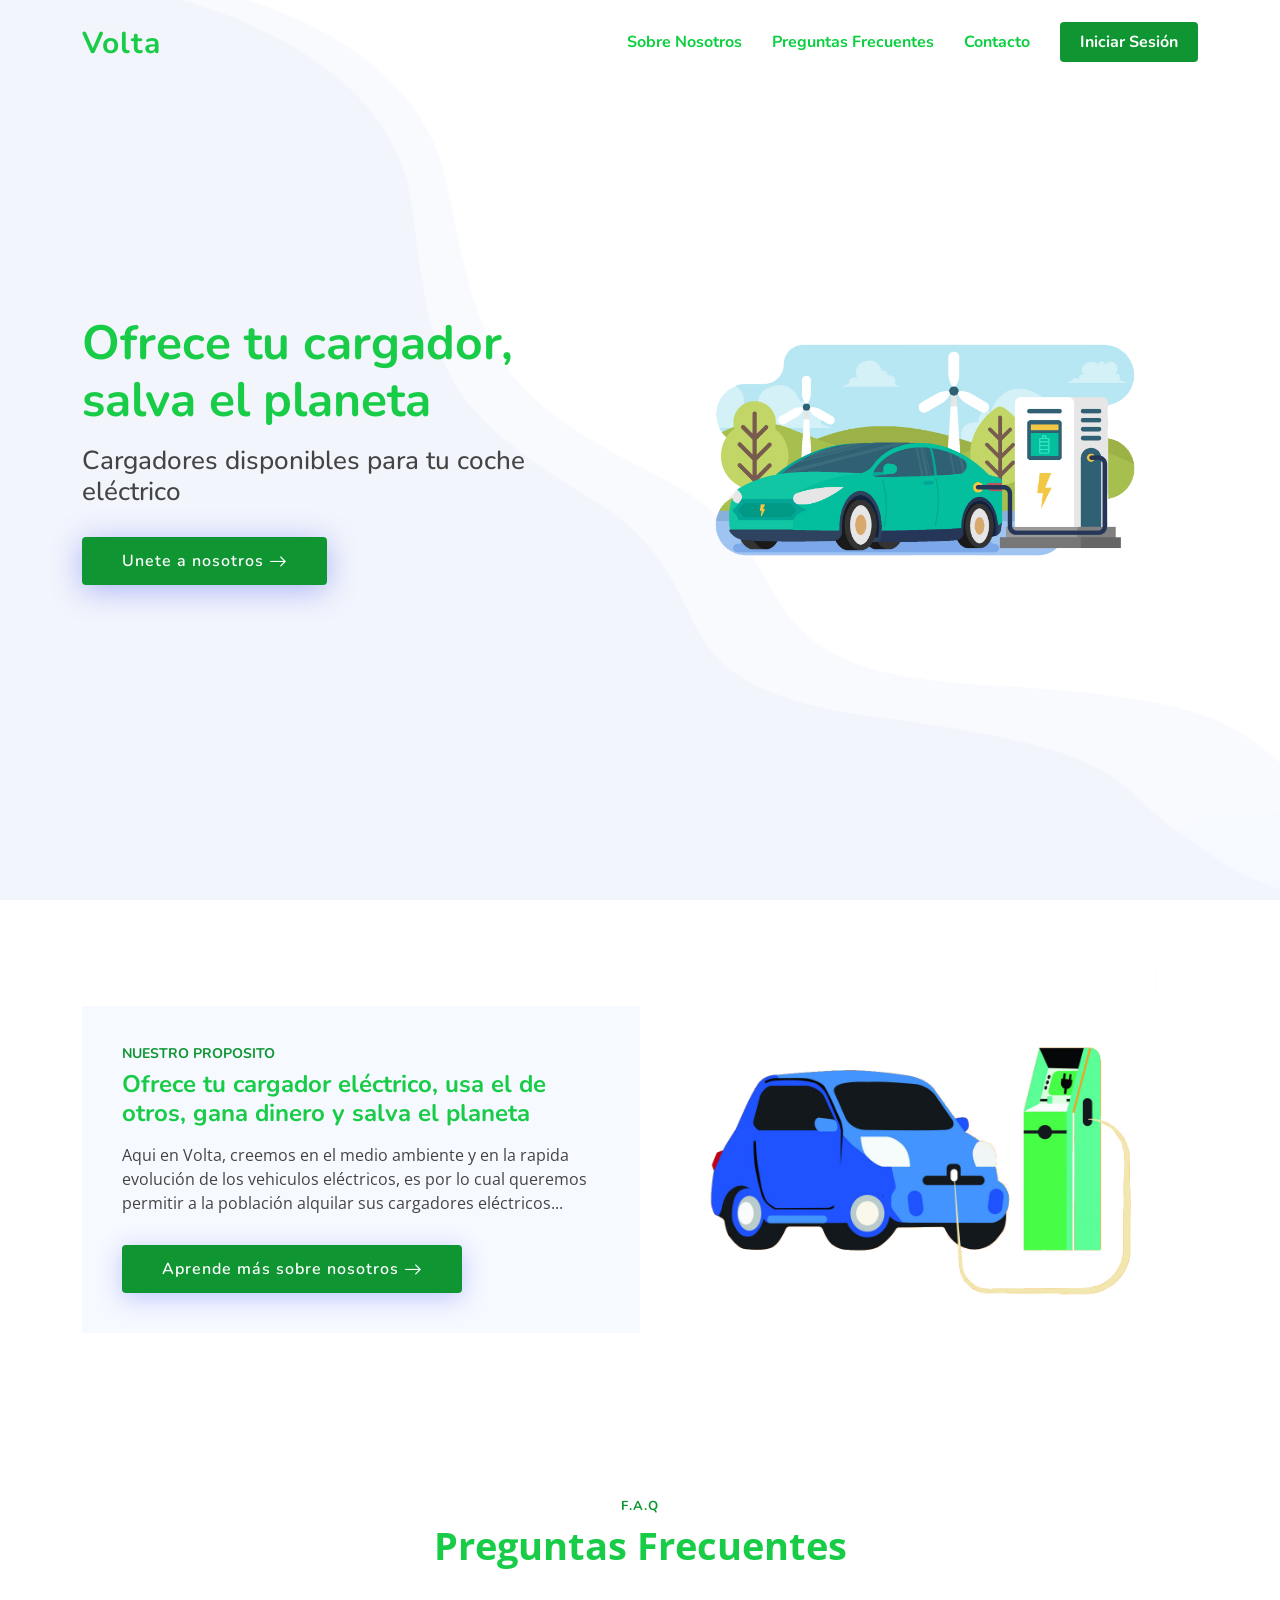
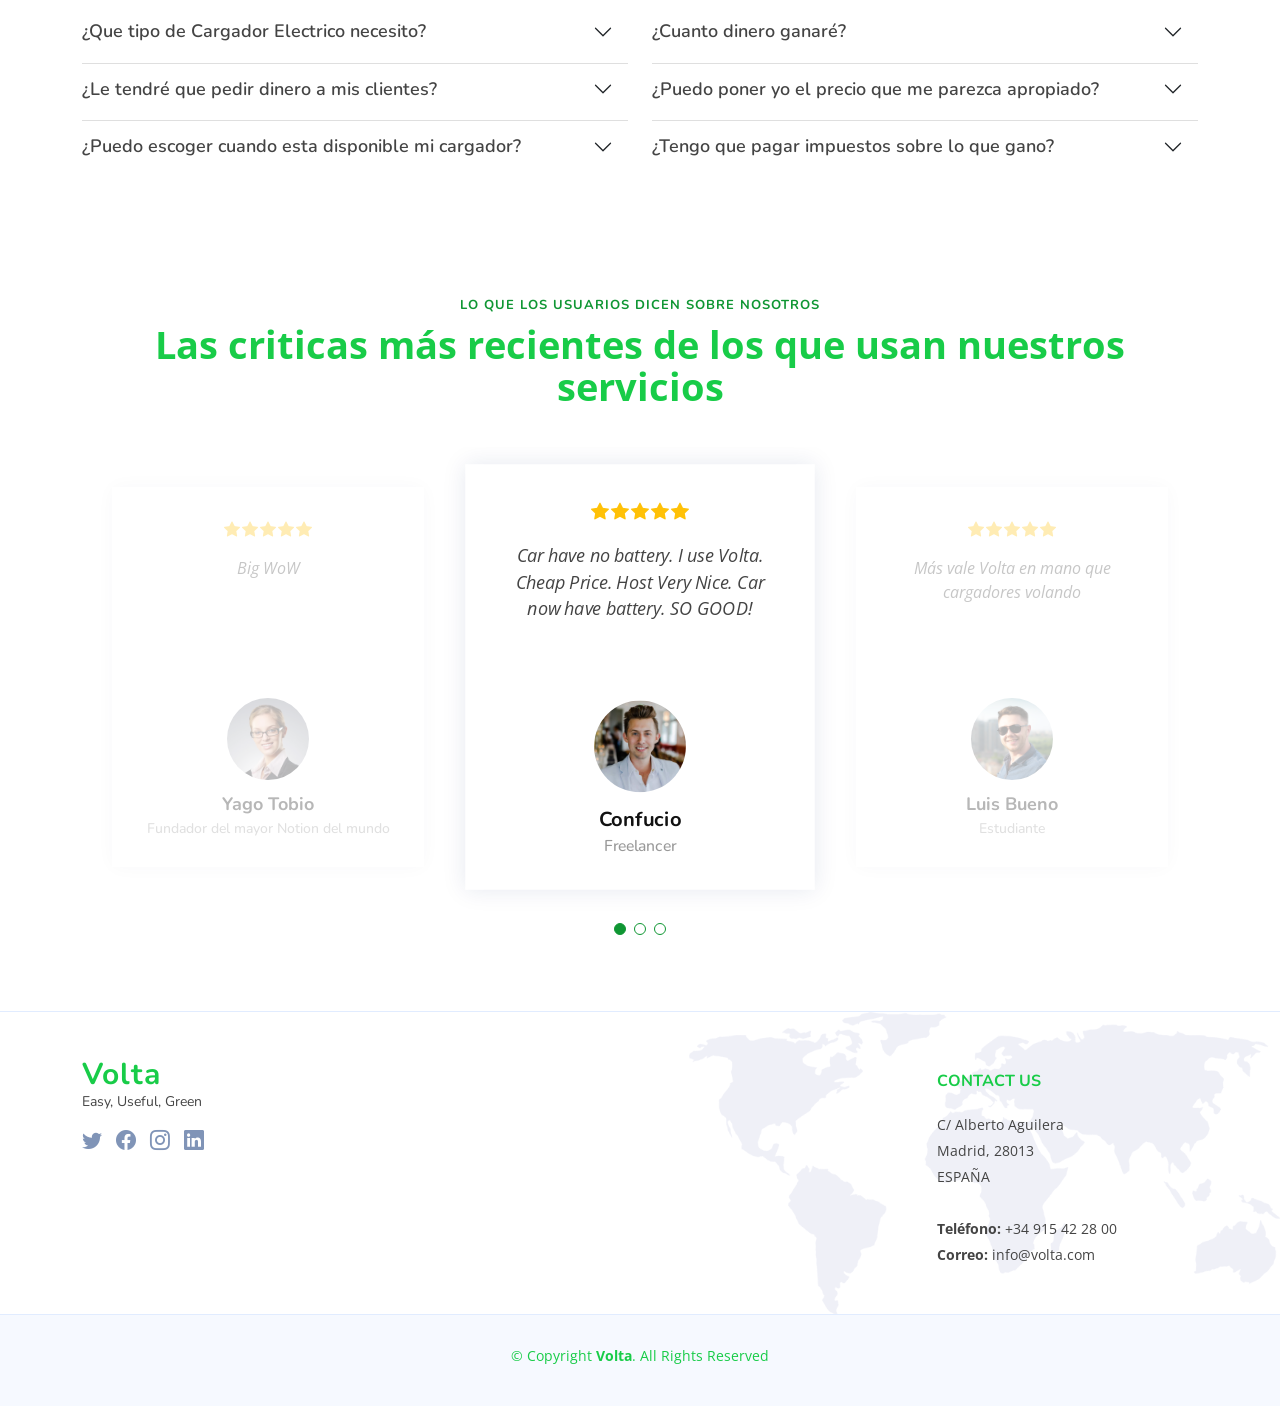
<file: src/main/resources/static/index.html>
<!DOCTYPE html>
<html lang="en">

<head>
  <meta charset="utf-8">
  <meta content="width=device-width, initial-scale=1.0" name="viewport">

  <title>Volta - Index</title>
  <meta content="" name="description">

  <meta content="" name="keywords">

  <!-- Favicons -->
  <link href="assets/img/favicon.png" rel="icon">
  <link href="assets/img/apple-touch-icon.png" rel="apple-touch-icon">

  <!-- Google Fonts -->
  <link href="https://fonts.googleapis.com/css?family=Open+Sans:300,300i,400,400i,600,600i,700,700i|Nunito:300,300i,400,400i,600,600i,700,700i|Poppins:300,300i,400,400i,500,500i,600,600i,700,700i" rel="stylesheet">

  <!-- Vendor CSS Files -->
  <link href="assets/vendor/aos/aos.css" rel="stylesheet">
  <link href="assets/vendor/bootstrap/css/bootstrap.min.css" rel="stylesheet">
  <link href="assets/vendor/bootstrap-icons/bootstrap-icons.css" rel="stylesheet">
  <link href="assets/vendor/glightbox/css/glightbox.min.css" rel="stylesheet">
  <link href="assets/vendor/remixicon/remixicon.css" rel="stylesheet">
  <link href="assets/vendor/swiper/swiper-bundle.min.css" rel="stylesheet">

  <!-- Template Main CSS File -->
  <link href="assets/css/style.css" rel="stylesheet">

  <!-- =======================================================
  * Template Name: Volta - v1.9.0
  * Template URL: https:// .com/Volta-bootstrap-startup-template/
  * Author:  .com
  * License: https:// .com/license/
  ======================================================== -->
</head>

<body>

  <!-- ======= Header ======= -->
  <header id="header" class="header fixed-top">
    <div class="container-fluid container-xl d-flex align-items-center justify-content-between">

      <a href="index.html" class="logo d-flex align-items-center">
        <span>Volta</span>
      </a>

      <nav id="navbar" class="navbar">
        <ul>
          <li><a class="nav-link scrollto" href="#about">Sobre Nosotros</a></li>
          <li><a class="nav-link scrollto" href="#faq">Preguntas Frecuentes</a></li>
          <!--Drop Down List
          <li class="dropdown"><a href="#"><span>Drop Down</span> <i class="bi bi-chevron-down"></i></a>
            <ul>
              <li><a href="#">Drop Down 1</a></li>
              <li class="dropdown"><a href="#"><span>Deep Drop Down</span> <i class="bi bi-chevron-right"></i></a>
                <ul>
                  <li><a href="#">Deep Drop Down 1</a></li>
                  <li><a href="#">Deep Drop Down 2</a></li>
                  <li><a href="#">Deep Drop Down 3</a></li>
                  <li><a href="#">Deep Drop Down 4</a></li>
                  <li><a href="#">Deep Drop Down 5</a></li>
                </ul>
              </li>
              <li><a href="#">Drop Down 2</a></li>
              <li><a href="#">Drop Down 3</a></li>
              <li><a href="#">Drop Down 4</a></li>
            </ul>
          </li> -->
          <li><a class="nav-link scrollto" href="contacto.html">Contacto</a></li>
          <li><a class="getstarted scrollto" href="login.html">Iniciar Sesión</a></li>
        </ul>
        <i class="bi bi-list mobile-nav-toggle"></i>
      </nav><!-- .navbar -->

    </div>
  </header><!-- End Header -->

  <!-- ======= Hero Section ======= -->
  <section id="hero" class="hero d-flex align-items-center">

    <div class="container">
      <div class="row">
        <div class="col-lg-6 d-flex flex-column justify-content-center">
          <h1 data-aos="fade-up">Ofrece tu cargador, salva el planeta</h1>
          <h2 data-aos="fade-up" data-aos-delay="400">Cargadores disponibles para tu coche eléctrico</h2>
          <div data-aos="fade-up" data-aos-delay="600">
            <div class="text-center text-lg-start">
              <a href="#about" class="btn-get-started scrollto d-inline-flex align-items-center justify-content-center align-self-center">
                <span>Unete a nosotros</span>
                <i class="bi bi-arrow-right"></i>
              </a>
            </div>
          </div>
        </div>
        <div class="col-lg-6 hero-img" data-aos="zoom-out" data-aos-delay="200">
          <img src="assets/img/hero-img.png" class="img-fluid" alt="">
        </div>
      </div>
    </div>

  </section><!-- End Hero -->

  <main id="main">
    <!-- ======= About Section ======= -->
    <section id="about" class="about">

      <div class="container" data-aos="fade-up">
        <div class="row gx-0">

          <div class="col-lg-6 d-flex flex-column justify-content-center" data-aos="fade-up" data-aos-delay="200">
            <div class="content">
              <h3>Nuestro proposito</h3>
              <h2>Ofrece tu cargador eléctrico, usa el de otros, gana dinero y salva el planeta</h2>
              <p>
                Aqui en Volta, creemos en el medio ambiente y en la rapida evolución de los vehiculos eléctricos, es por lo cual queremos permitir a la población alquilar sus cargadores eléctricos...
              </p>
              <div class="text-center text-lg-start">
                <a href="#" class="btn-read-more d-inline-flex align-items-center justify-content-center align-self-center">
                  <span>Aprende más sobre nosotros</span>
                  <i class="bi bi-arrow-right"></i>
                </a>
              </div>
            </div>
          </div>

          <div class="col-lg-6 d-flex align-items-center" data-aos="zoom-out" data-aos-delay="200">
            <img src="assets/img/about.jpg" class="img-fluid" alt="">
          </div>

        </div>
      </div>

    </section><!-- End About Section -->

    <!-- ======= Counts Section
    <section id="counts" class="counts">
      <div class="container" data-aos="fade-up">

        <div class="row gy-4">

          <div class="col-lg-3 col-md-6">
            <div class="count-box">
              <i class="bi bi-emoji-smile"></i>
              <div>
                <span data-purecounter-start="0" data-purecounter-end="232" data-purecounter-duration="1" class="purecounter"></span>
                <p>Happy Clients</p>
              </div>
            </div>
          </div>

          <div class="col-lg-3 col-md-6">
            <div class="count-box">
              <i class="bi bi-journal-richtext" style="color: #ee6c20;"></i>
              <div>
                <span data-purecounter-start="0" data-purecounter-end="521" data-purecounter-duration="1" class="purecounter"></span>
                <p>Projects</p>
              </div>
            </div>
          </div>

          <div class="col-lg-3 col-md-6">
            <div class="count-box">
              <i class="bi bi-headset" style="color: #15be56;"></i>
              <div>
                <span data-purecounter-start="0" data-purecounter-end="1463" data-purecounter-duration="1" class="purecounter"></span>
                <p>Hours Of Support</p>
              </div>
            </div>
          </div>

          <div class="col-lg-3 col-md-6">
            <div class="count-box">
              <i class="bi bi-people" style="color: #bb0852;"></i>
              <div>
                <span data-purecounter-start="0" data-purecounter-end="15" data-purecounter-duration="1" class="purecounter"></span>
                <p>Hard Workers</p>
              </div>
            </div>
          </div>

        </div>

      </div>
    </section>======= -->

    <!-- ======= Services Section
    <section id="services" class="services">

      <div class="container" data-aos="fade-up">

        <header class="section-header">
          <h2>Services</h2>
          <p>Veritatis et dolores facere numquam et praesentium</p>
        </header>

        <div class="row gy-4">

          <div class="col-lg-4 col-md-6" data-aos="fade-up" data-aos-delay="200">
            <div class="service-box blue">
              <i class="ri-discuss-line icon"></i>
              <h3>Nesciunt Mete</h3>
              <p>Provident nihil minus qui consequatur non omnis maiores. Eos accusantium minus dolores iure perferendis tempore et consequatur.</p>
              <a href="#" class="read-more"><span>Read More</span> <i class="bi bi-arrow-right"></i></a>
            </div>
          </div>

          <div class="col-lg-4 col-md-6" data-aos="fade-up" data-aos-delay="300">
            <div class="service-box orange">
              <i class="ri-discuss-line icon"></i>
              <h3>Eosle Commodi</h3>
              <p>Ut autem aut autem non a. Sint sint sit facilis nam iusto sint. Libero corrupti neque eum hic non ut nesciunt dolorem.</p>
              <a href="#" class="read-more"><span>Read More</span> <i class="bi bi-arrow-right"></i></a>
            </div>
          </div>

          <div class="col-lg-4 col-md-6" data-aos="fade-up" data-aos-delay="400">
            <div class="service-box green">
              <i class="ri-discuss-line icon"></i>
              <h3>Ledo Markt</h3>
              <p>Ut excepturi voluptatem nisi sed. Quidem fuga consequatur. Minus ea aut. Vel qui id voluptas adipisci eos earum corrupti.</p>
              <a href="#" class="read-more"><span>Read More</span> <i class="bi bi-arrow-right"></i></a>
            </div>
          </div>

          <div class="col-lg-4 col-md-6" data-aos="fade-up" data-aos-delay="500">
            <div class="service-box red">
              <i class="ri-discuss-line icon"></i>
              <h3>Asperiores Commodi</h3>
              <p>Non et temporibus minus omnis sed dolor esse consequatur. Cupiditate sed error ea fuga sit provident adipisci neque.</p>
              <a href="#" class="read-more"><span>Read More</span> <i class="bi bi-arrow-right"></i></a>
            </div>
          </div>

          <div class="col-lg-4 col-md-6" data-aos="fade-up" data-aos-delay="600">
            <div class="service-box purple">
              <i class="ri-discuss-line icon"></i>
              <h3>Velit Doloremque.</h3>
              <p>Cumque et suscipit saepe. Est maiores autem enim facilis ut aut ipsam corporis aut. Sed animi at autem alias eius labore.</p>
              <a href="#" class="read-more"><span>Read More</span> <i class="bi bi-arrow-right"></i></a>
            </div>
          </div>

          <div class="col-lg-4 col-md-6" data-aos="fade-up" data-aos-delay="700">
            <div class="service-box pink">
              <i class="ri-discuss-line icon"></i>
              <h3>Dolori Architecto</h3>
              <p>Hic molestias ea quibusdam eos. Fugiat enim doloremque aut neque non et debitis iure. Corrupti recusandae ducimus enim.</p>
              <a href="#" class="read-more"><span>Read More</span> <i class="bi bi-arrow-right"></i></a>
            </div>
          </div>

        </div>

      </div>

    </section> ======= -->

    <!-- ======= Pricing Section 
    <section id="pricing" class="pricing">

      <div class="container" data-aos="fade-up">

        <header class="section-header">
          <h2>Pricing</h2>
          <p>Check our Pricing</p>
        </header>

        <div class="row gy-4" data-aos="fade-left">

          <div class="col-lg-3 col-md-6" data-aos="zoom-in" data-aos-delay="100">
            <div class="box">
              <h3 style="color: #07d5c0;">Free Plan</h3>
              <div class="price"><sup>$</sup>0<span> / mo</span></div>
              <img src="assets/img/pricing-free.png" class="img-fluid" alt="">
              <ul>
                <li>Aida dere</li>
                <li>Nec feugiat nisl</li>
                <li>Nulla at volutpat dola</li>
                <li class="na">Pharetra massa</li>
                <li class="na">Massa ultricies mi</li>
              </ul>
              <a href="#" class="btn-buy">Buy Now</a>
            </div>
          </div>

          <div class="col-lg-3 col-md-6" data-aos="zoom-in" data-aos-delay="200">
            <div class="box">
              <span class="featured">Featured</span>
              <h3 style="color: #65c600;">Starter Plan</h3>
              <div class="price"><sup>$</sup>19<span> / mo</span></div>
              <img src="assets/img/pricing-starter.png" class="img-fluid" alt="">
              <ul>
                <li>Aida dere</li>
                <li>Nec feugiat nisl</li>
                <li>Nulla at volutpat dola</li>
                <li>Pharetra massa</li>
                <li class="na">Massa ultricies mi</li>
              </ul>
              <a href="#" class="btn-buy">Buy Now</a>
            </div>
          </div>

          <div class="col-lg-3 col-md-6" data-aos="zoom-in" data-aos-delay="300">
            <div class="box">
              <h3 style="color: #ff901c;">Business Plan</h3>
              <div class="price"><sup>$</sup>29<span> / mo</span></div>
              <img src="assets/img/pricing-business.png" class="img-fluid" alt="">
              <ul>
                <li>Aida dere</li>
                <li>Nec feugiat nisl</li>
                <li>Nulla at volutpat dola</li>
                <li>Pharetra massa</li>
                <li>Massa ultricies mi</li>
              </ul>
              <a href="#" class="btn-buy">Buy Now</a>
            </div>
          </div>

          <div class="col-lg-3 col-md-6" data-aos="zoom-in" data-aos-delay="400">
            <div class="box">
              <h3 style="color: #ff0071;">Ultimate Plan</h3>
              <div class="price"><sup>$</sup>49<span> / mo</span></div>
              <img src="assets/img/pricing-ultimate.png" class="img-fluid" alt="">
              <ul>
                <li>Aida dere</li>
                <li>Nec feugiat nisl</li>
                <li>Nulla at volutpat dola</li>
                <li>Pharetra massa</li>
                <li>Massa ultricies mi</li>
              </ul>
              <a href="#" class="btn-buy">Buy Now</a>
            </div>
          </div>

        </div>

      </div>

    </section> ======= -->

    <!-- ======= F.A.Q Section ======= -->
    <section id="faq" class="faq">

      <div class="container" data-aos="fade-up">

        <header class="section-header">
          <h2>F.A.Q</h2>
          <p>Preguntas Frecuentes</p>
        </header>

        <div class="row">
          <div class="col-lg-6">
            <!-- F.A.Q List 1-->
            <div class="accordion accordion-flush" id="faqlist1">
              <div class="accordion-item">
                <h2 class="accordion-header">
                  <button class="accordion-button collapsed" type="button" data-bs-toggle="collapse" data-bs-target="#faq-content-1">
                    ¿Que tipo de Cargador Electrico necesito?
                  </button>
                </h2>
                <div id="faq-content-1" class="accordion-collapse collapse" data-bs-parent="#faqlist1">
                  <div class="accordion-body">
                    Aunque tengas un cargador Tipo 1, Tipo 2, o uno estandar, puedes registrar tu cargador con nosotros. Obtendremos esta información cuando te apuntes, y solo te enviaremos reservas de la gente con el tipo de vehiculo adecuado. 
                  </div>
                </div>
              </div>

              <div class="accordion-item">
                <h2 class="accordion-header">
                  <button class="accordion-button collapsed" type="button" data-bs-toggle="collapse" data-bs-target="#faq-content-2">
                    ¿Le tendré que pedir dinero a mis clientes?
                  </button>
                </h2>
                <div id="faq-content-2" class="accordion-collapse collapse" data-bs-parent="#faqlist1">
                  <div class="accordion-body">
                    ¡No! De la gestión ya nos encargamos nosotros. El cliente pagará para ambos parking y carga a través de Volta, y nosotros te pasaremos las ganancias. 
                  </div>
                </div>
              </div>

              <div class="accordion-item">
                <h2 class="accordion-header">
                  <button class="accordion-button collapsed" type="button" data-bs-toggle="collapse" data-bs-target="#faq-content-3">
                    ¿Puedo escoger cuando esta disponible mi cargador?
                  </button>
                </h2>
                <div id="faq-content-3" class="accordion-collapse collapse" data-bs-parent="#faqlist1">
                  <div class="accordion-body">
                    Claro que sí. Puedes ajustar la disponibilidad de tu cargador como veas apto, solo recibirás reservas en esas horas. Es más, todas las reservas se suelen hacer con antelación, por lo tanto siempre estarás al corriente de cuando está siendo usado. 
                  </div>
                </div>
              </div>

            </div>
          </div>

          <div class="col-lg-6">

            <!-- F.A.Q List 2-->
            <div class="accordion accordion-flush" id="faqlist2">

              <div class="accordion-item">
                <h2 class="accordion-header">
                  <button class="accordion-button collapsed" type="button" data-bs-toggle="collapse" data-bs-target="#faq2-content-1">
                    ¿Cuanto dinero ganaré?
                  </button>
                </h2>
                <div id="faq2-content-1" class="accordion-collapse collapse" data-bs-parent="#faqlist2">
                  <div class="accordion-body">
                    Hemos tenido algunos anfitriones que ganan tanto como 3500 euros al año. Lo que ganes dependera del tipo de espacio que tengas y de la demanda en tu area. Al evolucionar el mundo de los coches eléctricos, solo vemos que esa demanda incremente. Es un tiempo emocionante para abarcarse. 
                  </div>
                </div>
              </div>

              <div class="accordion-item">
                <h2 class="accordion-header">
                  <button class="accordion-button collapsed" type="button" data-bs-toggle="collapse" data-bs-target="#faq2-content-2">
                    ¿Puedo poner yo el precio que me parezca apropiado?
                  </button>
                </h2>
                <div id="faq2-content-2" class="accordion-collapse collapse" data-bs-parent="#faqlist2">
                  <div class="accordion-body">
                    ¡Sí! Apreciamos que los costes de la electricidad varíe entre región y que la demanda tambien varíe. Durante el registro, podrás escoger precio automático o ajustarlo tú. 
                  </div>
                </div>
              </div>

              <div class="accordion-item">
                <h2 class="accordion-header">
                  <button class="accordion-button collapsed" type="button" data-bs-toggle="collapse" data-bs-target="#faq2-content-3">
                    ¿Tengo que pagar impuestos sobre lo que gano?
                  </button>
                </h2>
                <div id="faq2-content-3" class="accordion-collapse collapse" data-bs-parent="#faqlist2">
                  <div class="accordion-body">
                    Ehm, en el Reino Unido parece que no. En España aún no hemos mirado (:
                  </div>
                </div>
              </div>

            </div>
          </div>

        </div>

      </div>

    </section><!-- End F.A.Q Section -->

    
    <!--===== Portfolio =====
    <section id="portfolio" class="portfolio">

      <div class="container" data-aos="fade-up">

        <header class="section-header">
          <h2>Portfolio</h2>
          <p>Check our latest work</p>
        </header>

        <div class="row" data-aos="fade-up" data-aos-delay="100">
          <div class="col-lg-12 d-flex justify-content-center">
            <ul id="portfolio-flters">
              <li data-filter="*" class="filter-active">All</li>
              <li data-filter=".filter-app">App</li>
              <li data-filter=".filter-card">Card</li>
              <li data-filter=".filter-web">Web</li>
            </ul>
          </div>
        </div>

        <div class="row gy-4 portfolio-container" data-aos="fade-up" data-aos-delay="200">

          <div class="col-lg-4 col-md-6 portfolio-item filter-app">
            <div class="portfolio-wrap">
              <img src="assets/img/portfolio/portfolio-1.jpg" class="img-fluid" alt="">
              <div class="portfolio-info">
                <h4>App 1</h4>
                <p>App</p>
                <div class="portfolio-links">
                  <a href="assets/img/portfolio/portfolio-1.jpg" data-gallery="portfolioGallery" class="portfokio-lightbox" title="App 1"><i class="bi bi-plus"></i></a>
                  <a href="portfolio-details.html" title="More Details"><i class="bi bi-link"></i></a>
                </div>
              </div>
            </div>
          </div>

          <div class="col-lg-4 col-md-6 portfolio-item filter-web">
            <div class="portfolio-wrap">
              <img src="assets/img/portfolio/portfolio-2.jpg" class="img-fluid" alt="">
              <div class="portfolio-info">
                <h4>Web 3</h4>
                <p>Web</p>
                <div class="portfolio-links">
                  <a href="assets/img/portfolio/portfolio-2.jpg" data-gallery="portfolioGallery" class="portfokio-lightbox" title="Web 3"><i class="bi bi-plus"></i></a>
                  <a href="portfolio-details.html" title="More Details"><i class="bi bi-link"></i></a>
                </div>
              </div>
            </div>
          </div>

          <div class="col-lg-4 col-md-6 portfolio-item filter-app">
            <div class="portfolio-wrap">
              <img src="assets/img/portfolio/portfolio-3.jpg" class="img-fluid" alt="">
              <div class="portfolio-info">
                <h4>App 2</h4>
                <p>App</p>
                <div class="portfolio-links">
                  <a href="assets/img/portfolio/portfolio-3.jpg" data-gallery="portfolioGallery" class="portfokio-lightbox" title="App 2"><i class="bi bi-plus"></i></a>
                  <a href="portfolio-details.html" title="More Details"><i class="bi bi-link"></i></a>
                </div>
              </div>
            </div>
          </div>

          <div class="col-lg-4 col-md-6 portfolio-item filter-card">
            <div class="portfolio-wrap">
              <img src="assets/img/portfolio/portfolio-4.jpg" class="img-fluid" alt="">
              <div class="portfolio-info">
                <h4>Card 2</h4>
                <p>Card</p>
                <div class="portfolio-links">
                  <a href="assets/img/portfolio/portfolio-4.jpg" data-gallery="portfolioGallery" class="portfokio-lightbox" title="Card 2"><i class="bi bi-plus"></i></a>
                  <a href="portfolio-details.html" title="More Details"><i class="bi bi-link"></i></a>
                </div>
              </div>
            </div>
          </div>

          <div class="col-lg-4 col-md-6 portfolio-item filter-web">
            <div class="portfolio-wrap">
              <img src="assets/img/portfolio/portfolio-5.jpg" class="img-fluid" alt="">
              <div class="portfolio-info">
                <h4>Web 2</h4>
                <p>Web</p>
                <div class="portfolio-links">
                  <a href="assets/img/portfolio/portfolio-5.jpg" data-gallery="portfolioGallery" class="portfokio-lightbox" title="Web 2"><i class="bi bi-plus"></i></a>
                  <a href="portfolio-details.html" title="More Details"><i class="bi bi-link"></i></a>
                </div>
              </div>
            </div>
          </div>

          <div class="col-lg-4 col-md-6 portfolio-item filter-app">
            <div class="portfolio-wrap">
              <img src="assets/img/portfolio/portfolio-6.jpg" class="img-fluid" alt="">
              <div class="portfolio-info">
                <h4>App 3</h4>
                <p>App</p>
                <div class="portfolio-links">
                  <a href="assets/img/portfolio/portfolio-6.jpg" data-gallery="portfolioGallery" class="portfokio-lightbox" title="App 3"><i class="bi bi-plus"></i></a>
                  <a href="portfolio-details.html" title="More Details"><i class="bi bi-link"></i></a>
                </div>
              </div>
            </div>
          </div>

          <div class="col-lg-4 col-md-6 portfolio-item filter-card">
            <div class="portfolio-wrap">
              <img src="assets/img/portfolio/portfolio-7.jpg" class="img-fluid" alt="">
              <div class="portfolio-info">
                <h4>Card 1</h4>
                <p>Card</p>
                <div class="portfolio-links">
                  <a href="assets/img/portfolio/portfolio-7.jpg" data-gallery="portfolioGallery" class="portfokio-lightbox" title="Card 1"><i class="bi bi-plus"></i></a>
                  <a href="portfolio-details.html" title="More Details"><i class="bi bi-link"></i></a>
                </div>
              </div>
            </div>
          </div>

          <div class="col-lg-4 col-md-6 portfolio-item filter-card">
            <div class="portfolio-wrap">
              <img src="assets/img/portfolio/portfolio-8.jpg" class="img-fluid" alt="">
              <div class="portfolio-info">
                <h4>Card 3</h4>
                <p>Card</p>
                <div class="portfolio-links">
                  <a href="assets/img/portfolio/portfolio-8.jpg" data-gallery="portfolioGallery" class="portfokio-lightbox" title="Card 3"><i class="bi bi-plus"></i></a>
                  <a href="portfolio-details.html" title="More Details"><i class="bi bi-link"></i></a>
                </div>
              </div>
            </div>
          </div>

          <div class="col-lg-4 col-md-6 portfolio-item filter-web">
            <div class="portfolio-wrap">
              <img src="assets/img/portfolio/portfolio-9.jpg" class="img-fluid" alt="">
              <div class="portfolio-info">
                <h4>Web 3</h4>
                <p>Web</p>
                <div class="portfolio-links">
                  <a href="assets/img/portfolio/portfolio-9.jpg" data-gallery="portfolioGallery" class="portfokio-lightbox" title="Web 3"><i class="bi bi-plus"></i></a>
                  <a href="portfolio-details.html" title="More Details"><i class="bi bi-link"></i></a>
                </div>
              </div>
            </div>
          </div>

        </div>

      </div>

    </section>
    -->


    <!-- ======= Testimonials Section ======= -->
    <section id="testimonials" class="testimonials">

      <div class="container" data-aos="fade-up">

        <header class="section-header">
          <h2>Lo que los usuarios dicen sobre nosotros</h2>
          <p>Las criticas más recientes de los que usan nuestros servicios</p>
        </header>

        <div class="testimonials-slider swiper" data-aos="fade-up" data-aos-delay="200">
          <div class="swiper-wrapper">

    
            <div class="swiper-slide">
              <div class="testimonial-item">
                <div class="stars">
                  <i class="bi bi-star-fill"></i><i class="bi bi-star-fill"></i><i class="bi bi-star-fill"></i><i class="bi bi-star-fill"></i><i class="bi bi-star-fill"></i>
                </div>
                <p>
                  Big WoW
                </p>
                <div class="profile mt-auto">
                  <img src="assets/img/testimonials/testimonials-3.jpg" class="testimonial-img" alt="">
                  <h3>Yago Tobio</h3>
                  <h4>Fundador del mayor Notion del mundo</h4>
                </div>
              </div>
            </div><!-- End testimonial item -->

            <div class="swiper-slide">
              <div class="testimonial-item">
                <div class="stars">
                  <i class="bi bi-star-fill"></i><i class="bi bi-star-fill"></i><i class="bi bi-star-fill"></i><i class="bi bi-star-fill"></i><i class="bi bi-star-fill"></i>
                </div>
                <p>
                  Car have no battery. I use Volta. Cheap Price. Host Very Nice. Car now have battery. SO GOOD!
                </p>
                <div class="profile mt-auto">
                  <img src="assets/img/testimonials/testimonials-4.jpg" class="testimonial-img" alt="">
                  <h3>Confucio</h3>
                  <h4>Freelancer</h4>
                </div>
              </div>
            </div><!-- End testimonial item -->

            <div class="swiper-slide">
              <div class="testimonial-item">
                <div class="stars">
                  <i class="bi bi-star-fill"></i><i class="bi bi-star-fill"></i><i class="bi bi-star-fill"></i><i class="bi bi-star-fill"></i><i class="bi bi-star-fill"></i>
                </div>
                <p>
                  Más vale Volta en mano que cargadores volando
                </p>
                <div class="profile mt-auto">
                  <img src="assets/img/testimonials/testimonials-5.jpg" class="testimonial-img" alt="">
                  <h3>Luis Bueno</h3>
                  <h4>Estudiante</h4>
                </div>
              </div>
            </div><!-- End testimonial item -->

          </div>
          <div class="swiper-pagination"></div>
        </div>

      </div>

    </section><!-- End Testimonials Section -->



    <!-- ======= Clients Section ======= 
    <section id="clients" class="clients">

      <div class="container" data-aos="fade-up">

        <header class="section-header">
          <h2>Our Clients</h2>
          <p>Temporibus omnis officia</p>
        </header>

        <div class="clients-slider swiper">
          <div class="swiper-wrapper align-items-center">
            <div class="swiper-slide"><img src="assets/img/clients/client-1.png" class="img-fluid" alt=""></div>
            <div class="swiper-slide"><img src="assets/img/clients/client-2.png" class="img-fluid" alt=""></div>
            <div class="swiper-slide"><img src="assets/img/clients/client-3.png" class="img-fluid" alt=""></div>
            <div class="swiper-slide"><img src="assets/img/clients/client-4.png" class="img-fluid" alt=""></div>
            <div class="swiper-slide"><img src="assets/img/clients/client-5.png" class="img-fluid" alt=""></div>
            <div class="swiper-slide"><img src="assets/img/clients/client-6.png" class="img-fluid" alt=""></div>
            <div class="swiper-slide"><img src="assets/img/clients/client-7.png" class="img-fluid" alt=""></div>
            <div class="swiper-slide"><img src="assets/img/clients/client-8.png" class="img-fluid" alt=""></div>
          </div>
          <div class="swiper-pagination"></div>
        </div>
      </div>

    </section>--><!-- End Clients Section -->

  </main><!-- End #main -->

  <!-- ======= Footer ======= -->
  <footer id="footer" class="footer">

    <div class="footer-top">
      <div class="container">
        <div class="row gy-4">
          <div class="col-lg-5 col-md-12 footer-info">
            <a href="index.html" class="logo d-flex align-items-center">
              <span>Volta</span>
            </a>
            <p>Easy, Useful, Green</p>
            <div class="social-links mt-3">
              <a href="#" class="twitter"><i class="bi bi-twitter"></i></a>
              <a href="#" class="facebook"><i class="bi bi-facebook"></i></a>
              <a href="#" class="instagram"><i class="bi bi-instagram"></i></a>
              <a href="#" class="linkedin"><i class="bi bi-linkedin"></i></a>
            </div>
          </div>

          <div class="col-lg-2 col-6 footer-links">

          </div>

          <div class="col-lg-2 col-6 footer-links">

          </div>

          <div class="col-lg-3 col-md-12 footer-contact text-center text-md-start">
            <h4>Contact Us</h4>
            <p>
              C/ Alberto Aguilera <br>
              Madrid, 28013<br>
              ESPAÑA <br><br>
              <strong>Teléfono:</strong> +34 915 42 28 00<br>
              <strong>Correo:</strong> info@volta.com<br>
            </p>

          </div>

        </div>
      </div>
    </div>

    <div class="container">
      <div class="copyright">
        &copy; Copyright <strong><span>Volta</span></strong>. All Rights Reserved
      </div>
      <div class="credits">
        <!-- All the links in the footer should remain intact. -->
        <!-- You can delete the links only if you purchased the pro version. -->
        <!-- Licensing information: https:// .com/license/ -->
        <!-- Purchase the pro version with working PHP/AJAX contact form: https:// .com/Volta-bootstrap-startup-template/ -->
      </div>
    </div>
  </footer><!-- End Footer -->

  <a href="#" class="back-to-top d-flex align-items-center justify-content-center"><i class="bi bi-arrow-up-short"></i></a>

  <!-- Vendor JS Files -->
  <script src="assets/vendor/purecounter/purecounter.js"></script>
  <script src="assets/vendor/aos/aos.js"></script>
  <script src="assets/vendor/bootstrap/js/bootstrap.bundle.min.js"></script>
  <script src="assets/vendor/glightbox/js/glightbox.min.js"></script>
  <script src="assets/vendor/isotope-layout/isotope.pkgd.min.js"></script>
  <script src="assets/vendor/swiper/swiper-bundle.min.js"></script>
  <script src="assets/vendor/php-email-form/validate.js"></script>

  <!-- Template Main JS File -->
  <script src="assets/js/main.js"></script>

</body>

</html>
</file>
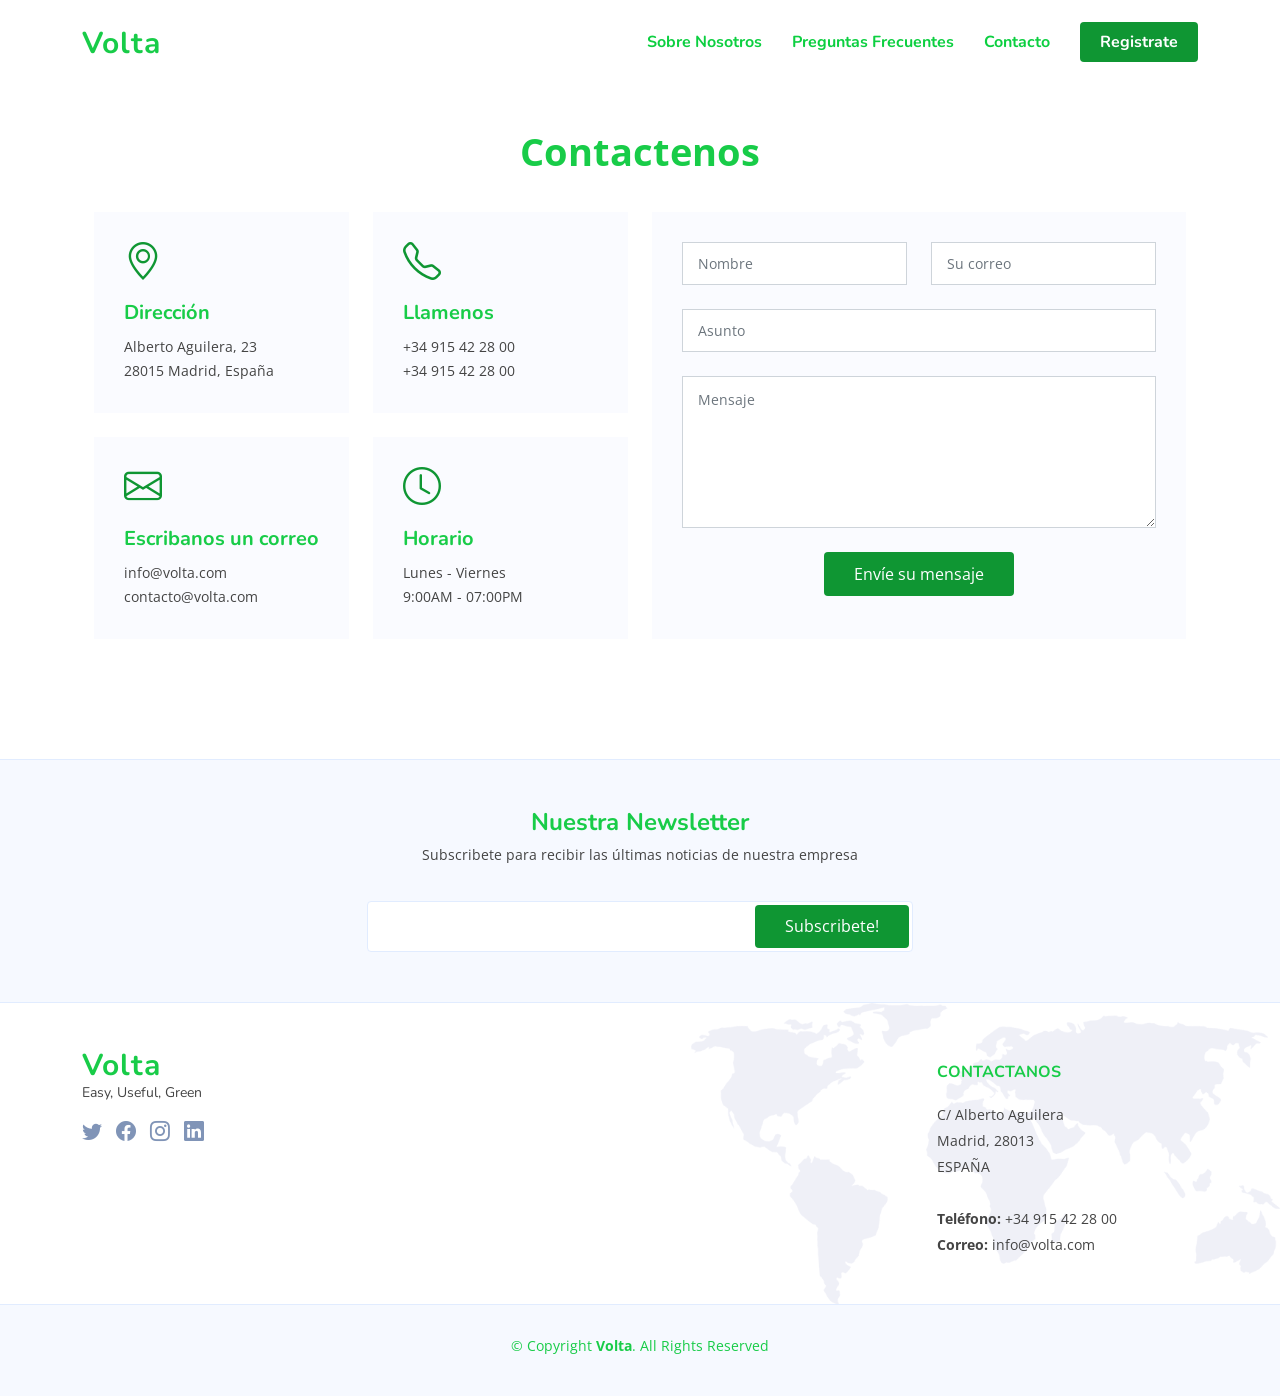
<file: src/main/resources/static/contacto.html>
<!DOCTYPE html>
<html lang="en">

<head>
  <meta charset="utf-8">
  <meta content="width=device-width, initial-scale=1.0" name="viewport">

  <title>Inner Page - Volta Bootstrap Template</title>
  <meta content="" name="description">
  <meta content="" name="keywords">

  <!-- Favicons -->
  <link href="assets/img/favicon.png" rel="icon">
  <link href="assets/img/apple-touch-icon.png" rel="apple-touch-icon">

  <!-- Google Fonts -->
  <link href="https://fonts.googleapis.com/css?family=Open+Sans:300,300i,400,400i,600,600i,700,700i|Nunito:300,300i,400,400i,600,600i,700,700i|Poppins:300,300i,400,400i,500,500i,600,600i,700,700i" rel="stylesheet">

  <!-- Vendor CSS Files -->
  <link href="assets/vendor/aos/aos.css" rel="stylesheet">
  <link href="assets/vendor/bootstrap/css/bootstrap.min.css" rel="stylesheet">
  <link href="assets/vendor/bootstrap-icons/bootstrap-icons.css" rel="stylesheet">
  <link href="assets/vendor/glightbox/css/glightbox.min.css" rel="stylesheet">
  <link href="assets/vendor/remixicon/remixicon.css" rel="stylesheet">
  <link href="assets/vendor/swiper/swiper-bundle.min.css" rel="stylesheet">

  <!-- Template Main CSS File -->
  <link href="assets/css/style.css" rel="stylesheet">

  <!-- =======================================================
  * Template Name: Volta - v1.9.0
  * Template URL: https:// .com/Volta-bootstrap-startup-template/
  * Author:  .com
  * License: https:// .com/license/
  ======================================================== -->
</head>

<body>
  <!-- ======= Header ======= -->
  <header id="header" class="header fixed-top">
    <div class="container-fluid container-xl d-flex align-items-center justify-content-between">

      <a href="index.html" class="logo d-flex align-items-center">
        <span>Volta</span>
      </a>

      <nav id="navbar" class="navbar">
        <ul>
          <li><a class="nav-link scrollto" href="index.html#about">Sobre Nosotros</a></li>
          <li><a class="nav-link scrollto" href="index.html#faq">Preguntas Frecuentes</a></li>
          <!--Drop Down List
          <li class="dropdown"><a href="#"><span>Drop Down</span> <i class="bi bi-chevron-down"></i></a>
            <ul>
              <li><a href="#">Drop Down 1</a></li>
              <li class="dropdown"><a href="#"><span>Deep Drop Down</span> <i class="bi bi-chevron-right"></i></a>
                <ul>
                  <li><a href="#">Deep Drop Down 1</a></li>
                  <li><a href="#">Deep Drop Down 2</a></li>
                  <li><a href="#">Deep Drop Down 3</a></li>
                  <li><a href="#">Deep Drop Down 4</a></li>
                  <li><a href="#">Deep Drop Down 5</a></li>
                </ul>
              </li>
              <li><a href="#">Drop Down 2</a></li>
              <li><a href="#">Drop Down 3</a></li>
              <li><a href="#">Drop Down 4</a></li>
            </ul>
          </li> -->
          <li><a class="nav-link scrollto" href="contacto.html">Contacto</a></li>
          <li><a class="getstarted scrollto" href="#about">Registrate</a></li>
        </ul>
        <i class="bi bi-list mobile-nav-toggle"></i>
      </nav><!-- .navbar -->

    </div>
  </header><!-- End Header -->


  <main id="main">

    <section class="inner-page">
      <div class="container">
    <!-- ======= Contact Section ======= -->
    <section id="contact" class="contact">

      <div class="container" data-aos="fade-up">

        <header class="section-header">
          <p>Contactenos</p>
        </header>

        <div class="row gy-4">

          <div class="col-lg-6">

            <div class="row gy-4">
              <div class="col-md-6">
                <div class="info-box">
                  <i class="bi bi-geo-alt"></i>
                  <h3>Dirección</h3>
                  <p>Alberto Aguilera, 23<br>28015 Madrid, España</p>
                </div>
              </div>
              <div class="col-md-6">
                <div class="info-box">
                  <i class="bi bi-telephone"></i>
                  <h3>Llamenos</h3>
                  <p>+34 915 42 28 00<br>+34 915 42 28 00</p>
                </div>
              </div>
              <div class="col-md-6">
                <div class="info-box">
                  <i class="bi bi-envelope"></i>
                  <h3>Escribanos un correo</h3>
                  <p>info@volta.com<br>contacto@volta.com</p>
                </div>
              </div>
              <div class="col-md-6">
                <div class="info-box">
                  <i class="bi bi-clock"></i>
                  <h3>Horario</h3>
                  <p>Lunes - Viernes<br>9:00AM - 07:00PM</p>
                </div>
              </div>
            </div>

          </div>

          <div class="col-lg-6">
            <form action="https://formsubmit.co/4f2b01b6febc162e25cafead2aefd230" method="POST" class="php-email-form">
              <div class="row gy-4">

                <div class="col-md-6">
                  <input type="text" name="name" class="form-control" placeholder="Nombre" required>
                </div>

                <div class="col-md-6 ">
                  <input type="email" class="form-control" name="email" placeholder="Su correo" required>
                </div>

                <input type="hidden" name="_captcha" value="false">
                <input type="text" name="_honey" style="display:none">
                <input type="hidden" name="_autoresponse" value="Hemos recibido su correo, le contactaremos lo antes posible. - El equipo de Volta">

                <div class="col-md-12">
                  <input type="text" class="form-control" name="subject" placeholder="Asunto" required>
                </div>

                <div class="col-md-12">
                  <textarea class="form-control" name="message" rows="6" placeholder="Mensaje" required></textarea>
                </div>

                <div class="col-md-12 text-center">
                  <div class="loading">Cargando...</div>
                  <div class="error-message">Su mensaje se ha enviado, gracias!</div>

                  <button type="submit">Envíe su mensaje</button>
                </div>

              </div>
            </form>

          </div>

        </div>

      </div>

    </section><!-- End Contact Section -->
      </div>
    </section>

  </main><!-- End #main -->


  <!-- ======= Footer ======= -->
  <footer id="footer" class="footer">

    <div class="footer-newsletter">
      <div class="container">
        <div class="row justify-content-center">
          <div class="col-lg-12 text-center">
            <h4>Nuestra Newsletter</h4>
            <p>Subscribete para recibir las últimas noticias de nuestra empresa</p>
          </div>
          <div class="col-lg-6">
            <form action="" method="post">
              <input type="email" id="input_email" name="email"><input type="button" id="submit_button" value="Subscribete!">
            </form>
          </div>
        </div>
      </div>
    </div>

    <div class="footer-top">
      <div class="container">
        <div class="row gy-4">
          <div class="col-lg-5 col-md-12 footer-info">
            <a href="index.html" class="logo d-flex align-items-center">
              <span>Volta</span>
            </a>
            <p>Easy, Useful, Green</p>
            <div class="social-links mt-3">
              <a href="#" class="twitter"><i class="bi bi-twitter"></i></a>
              <a href="#" class="facebook"><i class="bi bi-facebook"></i></a>
              <a href="#" class="instagram"><i class="bi bi-instagram"></i></a>
              <a href="#" class="linkedin"><i class="bi bi-linkedin"></i></a>
            </div>
          </div>

          <div class="col-lg-2 col-6 footer-links">

          </div>

          <div class="col-lg-2 col-6 footer-links">

          </div>

          <div class="col-lg-3 col-md-12 footer-contact text-center text-md-start">
            <h4>Contactanos</h4>
            <p>
              C/ Alberto Aguilera <br>
              Madrid, 28013<br>
              ESPAÑA <br><br>
              <strong>Teléfono:</strong> +34 915 42 28 00<br>
              <strong>Correo:</strong> info@volta.com<br>
            </p>

          </div>

        </div>
      </div>
    </div>

    <div class="container">
      <div class="copyright">
        &copy; Copyright <strong><span>Volta</span></strong>. All Rights Reserved
      </div>
      <div class="credits">
        <!-- All the links in the footer should remain intact. -->
        <!-- You can delete the links only if you purchased the pro version. -->
        <!-- Licensing information: https:// .com/license/ -->
        <!-- Purchase the pro version with working PHP/AJAX contact form: https:// .com/Volta-bootstrap-startup-template/ -->
      </div>
    </div>
  </footer><!-- End Footer -->

  <a href="#" class="back-to-top d-flex align-items-center justify-content-center"><i class="bi bi-arrow-up-short"></i></a>

  <!-- Vendor JS Files -->
  <script src="assets/vendor/purecounter/purecounter.js"></script>
  <script src="assets/vendor/aos/aos.js"></script>
  <script src="assets/vendor/bootstrap/js/bootstrap.bundle.min.js"></script>
  <script src="assets/vendor/glightbox/js/glightbox.min.js"></script>
  <script src="assets/vendor/isotope-layout/isotope.pkgd.min.js"></script>
  <script src="assets/vendor/swiper/swiper-bundle.min.js"></script>
  <script src="assets/vendor/php-email-form/validate.js"></script>

  <!-- Template Main JS File -->
  <script src="assets/js/main.js"></script>
  <script src="assets/js/contacto.js"></script>

</body>

</html>
</file>
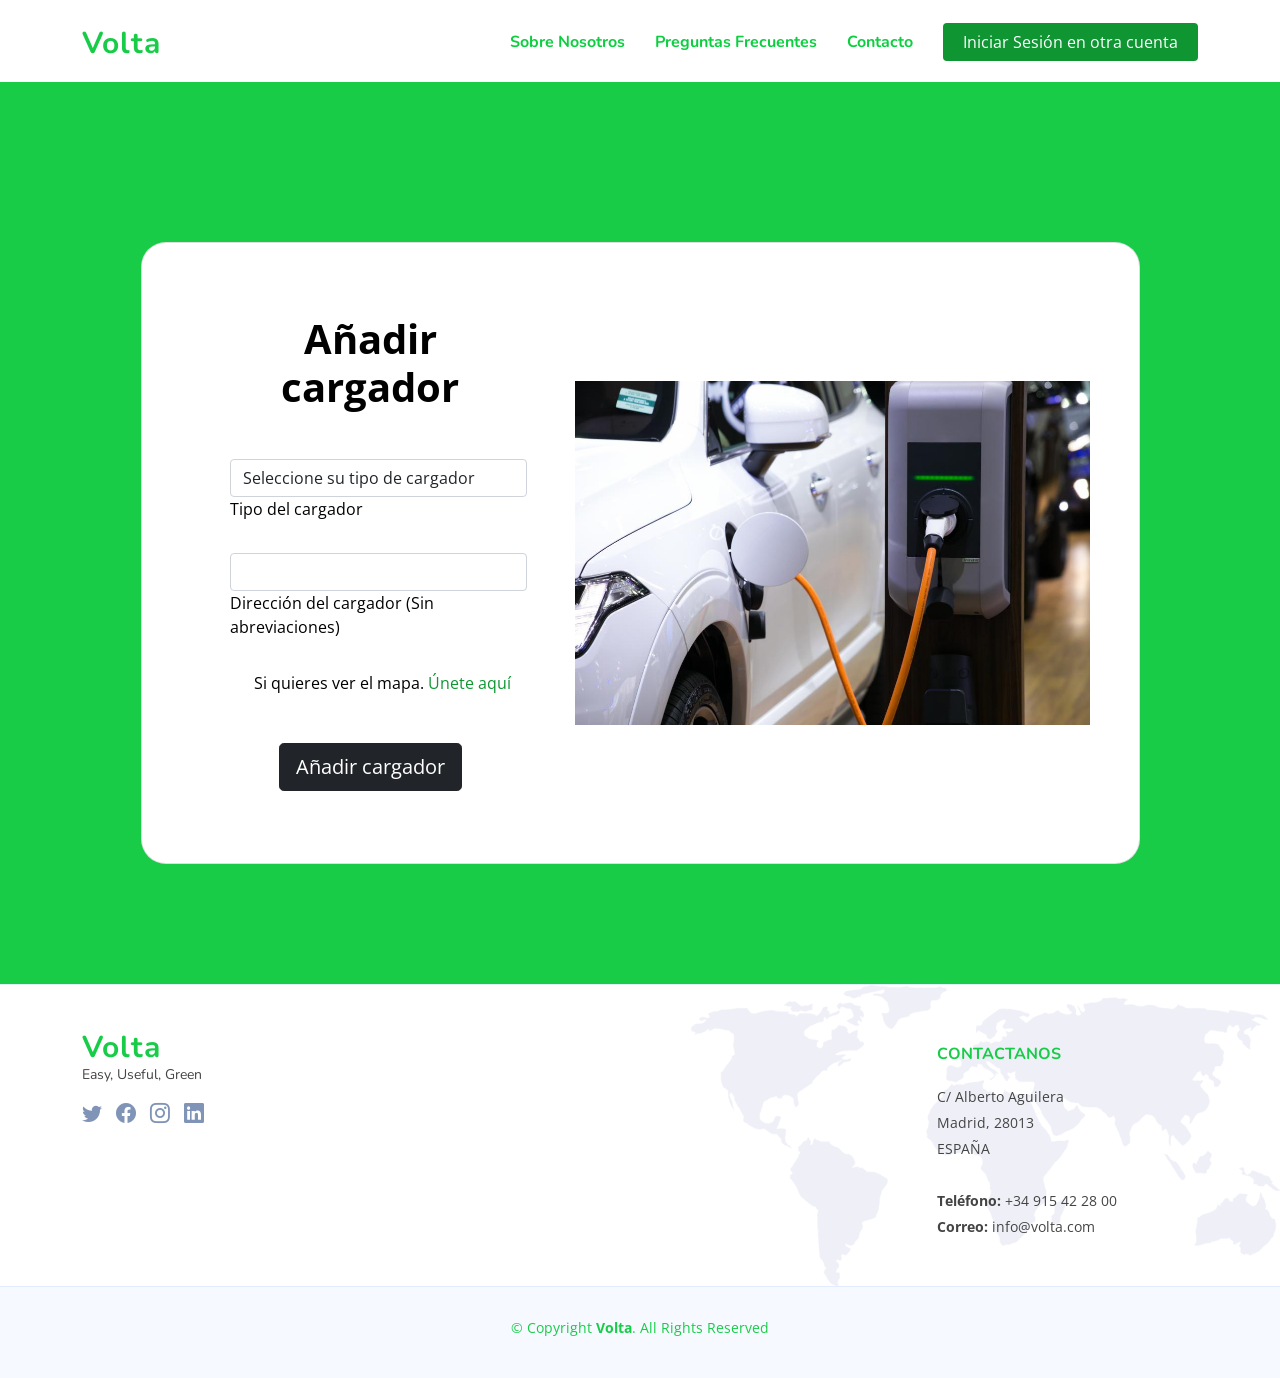
<file: src/main/resources/static/hostsCharger.html>
<!DOCTYPE html>
<html lang="en">

<head>
    <meta charset="utf-8">
    <meta content="width=device-width, initial-scale=1.0" name="viewport">

    <title>Inner Page - Volta Bootstrap Template</title>
    <meta content="" name="description">
    <meta content="" name="keywords">

    <!-- Favicons -->
    <link href="assets/img/favicon.png" rel="icon">
    <link href="assets/img/apple-touch-icon.png" rel="apple-touch-icon">

    <!-- Google Fonts -->
    <link
        href="https://fonts.googleapis.com/css?family=Open+Sans:300,300i,400,400i,600,600i,700,700i|Nunito:300,300i,400,400i,600,600i,700,700i|Poppins:300,300i,400,400i,500,500i,600,600i,700,700i"
        rel="stylesheet">

    <!-- Vendor CSS Files -->
    <link href="assets/vendor/aos/aos.css" rel="stylesheet">
    <link href="assets/vendor/bootstrap/css/bootstrap.min.css" rel="stylesheet">
    <link href="assets/vendor/bootstrap-icons/bootstrap-icons.css" rel="stylesheet">
    <link href="assets/vendor/glightbox/css/glightbox.min.css" rel="stylesheet">
    <link href="assets/vendor/remixicon/remixicon.css" rel="stylesheet">
    <link href="assets/vendor/swiper/swiper-bundle.min.css" rel="stylesheet">

    <!-- Template Main CSS File -->
    <link href="assets/css/style.css" rel="stylesheet">

    <!-- =======================================================
  * Template Name: Volta - v1.9.0
  * Template URL: https:// .com/Volta-bootstrap-startup-template/
  * Author:  .com
  * License: https:// .com/license/
  ======================================================== -->
</head>

<body>

    <!-- ======= Header ======= -->
    <header id="header" class="header fixed-top">
        <div class="container-fluid container-xl d-flex align-items-center justify-content-between">

            <a href="index.html" class="logo d-flex align-items-center">
                <span>Volta</span>
            </a>

            <nav id="navbar" class="navbar">
                <ul>
                    <li><a class="nav-link scrollto" href="index.html#about">Sobre Nosotros</a></li>
                    <li><a class="nav-link scrollto" href="index.html#faq">Preguntas Frecuentes</a></li>
                    <li><a class="nav-link scrollto" href="contacto.html">Contacto</a></li>
                    <Iniciar>
                        <Iniciar class="getstarted scrollto" href="login_hosts.html">Iniciar Sesión en otra cuenta</a>
                            </li>
                </ul>
                <i class="bi bi-list mobile-nav-toggle"></i>
            </nav><!-- .navbar -->

        </div>
    </header><!-- End Header -->


    <main id="main">

        <!-- ======= Breadcrumbs ======= -->
        <section class="breadcrumbs">
            <div class="container">
            </div>
        </section><!-- End Breadcrumbs -->

        <section class="inner-page" style="background-color: #18cc48;">
            <div class="container">
                <section class="vh-50" style="background-color: #18cc48;">
                    <div class="container h-100">
                        <div class="row d-flex justify-content-center align-items-center h-100">
                            <div class="col-lg-12 col-xl-11">
                                <div class="card text-black" style="border-radius: 25px;">
                                    <div class="card-body p-md-5">
                                        <div class="row justify-content-center">
                                            <div class="col-md-10 col-lg-6 col-xl-5 order-2 order-lg-1">

                                                <p class="text-center h1 fw-bold mb-5 mx-1 mx-md-4 mt-4">Añadir cargador
                                                </p>

                                                <form class="mx-1 mx-md-4">

                                                    <div class="d-flex flex-row align-items-center mb-4">
                                                        <i class="fas fa-envelope fa-lg me-3 fa-fw"></i>
                                                        <div class="form-outline flex-fill mb-0">
                                                            <select name="chargerType" id="chargerType" class="form-control">
                                                                <option value="0">Seleccione su tipo de cargador</option>
                                                                <option value="1">Cargador Tipo 1</option>
                                                                <option value="2">Cargador Tipo 2</option>
                                                                <option value="3">Enchufe estandar</option>
                                                            </select>
                                                            <label class="form-label" for="chargerType">Tipo del cargador</label>
                                                        </div>
                                                    </div>

                                                    <div class="d-flex flex-row align-items-center mb-4">
                                                        <i class="fas fa-lock fa-lg me-3 fa-fw"></i>
                                                        <div class="form-outline flex-fill mb-0">
                                                            <input type="text" id="chargerAddress" class="form-control" />
                                                            <label class="form-label" for="chargerAddress"> Dirección del cargador (Sin abreviaciones)</label>
                                                        </div>
                                                    </div>

                                                    <div class="form-check d-flex justify-content-center mb-5">
                                                        <label class="form-check-label" for="form2Example3">
                                                            Si quieres ver el mapa.<a href="users.html"> Únete aquí</a>
                                                        </label>
                                                    </div>

                                                    <div class="d-flex justify-content-center mx-4 mb-3 mb-lg-4">
                                                        <button type="button" id="submit_button" class="btn btn-dark btn-block btn-lg">Añadir cargador</button>
                                                    </div>

                                                </form>

                                            </div>
                                            <div
                                                class="col-md-10 col-lg-6 col-xl-7 d-flex align-items-center order-1 order-lg-2">

                                                <img src="assets/img/3189783.jpg" class="img-fluid" alt="Sample image">

                                            </div>
                                        </div>
                                    </div>
                                </div>
                            </div>
                        </div>
                    </div>
                </section>
            </div>
        </section>

    </main><!-- End #main -->

    <!-- ======= Footer ======= -->
    <footer id="footer" class="footer">

        <div class="footer-top">
            <div class="container">
                <div class="row gy-4">
                    <div class="col-lg-5 col-md-12 footer-info">
                        <a href="index.html" class="logo d-flex align-items-center">
                            <span>Volta</span>
                        </a>
                        <p>Easy, Useful, Green</p>
                        <div class="social-links mt-3">
                            <a href="#" class="twitter"><i class="bi bi-twitter"></i></a>
                            <a href="#" class="facebook"><i class="bi bi-facebook"></i></a>
                            <a href="#" class="instagram"><i class="bi bi-instagram"></i></a>
                            <a href="#" class="linkedin"><i class="bi bi-linkedin"></i></a>
                        </div>
                    </div>

                    <div class="col-lg-2 col-6 footer-links">

                    </div>

                    <div class="col-lg-2 col-6 footer-links">

                    </div>

                    <div class="col-lg-3 col-md-12 footer-contact text-center text-md-start">
                        <h4>Contactanos</h4>
                        <p>
                            C/ Alberto Aguilera <br>
                            Madrid, 28013<br>
                            ESPAÑA <br><br>
                            <strong>Teléfono:</strong> +34 915 42 28 00<br>
                            <strong>Correo:</strong> info@volta.com<br>
                        </p>

                    </div>

                </div>
            </div>
        </div>

        <div class="container">
            <div class="copyright">
                &copy; Copyright <strong><span>Volta</span></strong>. All Rights Reserved
            </div>
            <div class="credits">
                <!-- All the links in the footer should remain intact. -->
                <!-- You can delete the links only if you purchased the pro version. -->
                <!-- Licensing information: https:// .com/license/ -->
                <!-- Purchase the pro version with working PHP/AJAX contact form: https:// .com/Volta-bootstrap-startup-template/ -->
            </div>
        </div>
    </footer><!-- End Footer -->

    <a href="#" class="back-to-top d-flex align-items-center justify-content-center"><i
            class="bi bi-arrow-up-short"></i></a>

    <!-- Vendor JS Files -->
    <script src="assets/vendor/purecounter/purecounter.js"></script>
    <script src="assets/vendor/aos/aos.js"></script>
    <script src="assets/vendor/bootstrap/js/bootstrap.bundle.min.js"></script>
    <script src="assets/vendor/glightbox/js/glightbox.min.js"></script>
    <script src="assets/vendor/isotope-layout/isotope.pkgd.min.js"></script>
    <script src="assets/vendor/swiper/swiper-bundle.min.js"></script>
    <script src="assets/vendor/php-email-form/validate.js"></script>

    <!-- Template Main JS File -->
    <script src="assets/js/main.js"></script>
    <script src="assets/js/hostsCharger.js"></script>

</body>

</html>
</file>
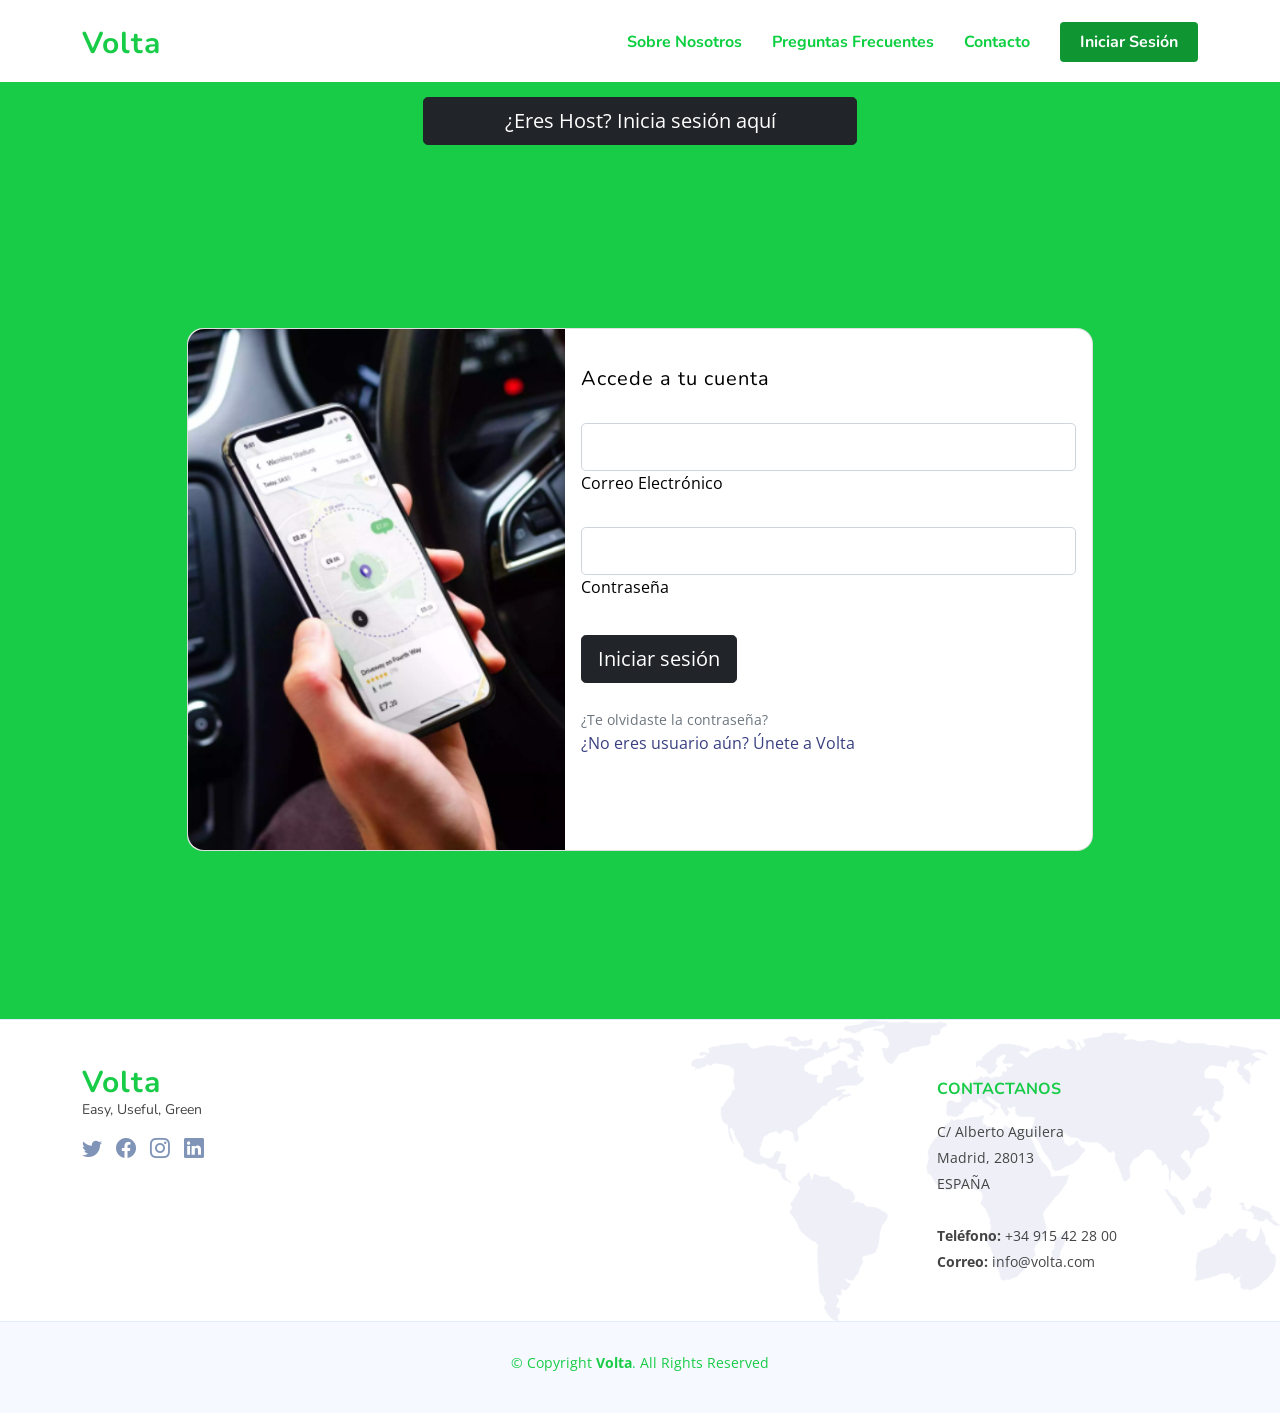
<file: src/main/resources/static/login.html>
<!DOCTYPE html>
<html lang="en">

<head>
  <meta charset="utf-8">
  <meta content="width=device-width, initial-scale=1.0" name="viewport">

  <title>Volta - Log In</title>
  <meta content="" name="description">
  <meta content="" name="keywords">

  <!-- Favicons -->
  <link href="assets/img/favicon.png" rel="icon">
  <link href="assets/img/apple-touch-icon.png" rel="apple-touch-icon">

  <!-- Google Fonts -->
  <link href="https://fonts.googleapis.com/css?family=Open+Sans:300,300i,400,400i,600,600i,700,700i|Nunito:300,300i,400,400i,600,600i,700,700i|Poppins:300,300i,400,400i,500,500i,600,600i,700,700i" rel="stylesheet">

  <!-- Vendor CSS Files -->
  <link href="assets/vendor/aos/aos.css" rel="stylesheet">
  <link href="assets/vendor/bootstrap/css/bootstrap.min.css" rel="stylesheet">
  <link href="assets/vendor/bootstrap-icons/bootstrap-icons.css" rel="stylesheet">
  <link href="assets/vendor/glightbox/css/glightbox.min.css" rel="stylesheet">
  <link href="assets/vendor/remixicon/remixicon.css" rel="stylesheet">
  <link href="assets/vendor/swiper/swiper-bundle.min.css" rel="stylesheet">

  <!-- Template Main CSS File -->
  <link href="assets/css/style.css" rel="stylesheet">

  <!-- =======================================================
  * Template Name: Volta - v1.9.0
  * Template URL: https:// .com/Volta-bootstrap-startup-template/
  * Author:  .com
  * License: https:// .com/license/
  ======================================================== -->
</head>

<body>

  <!-- ======= Header ======= -->
  <header id="header" class="header fixed-top">
    <div class="container-fluid container-xl d-flex align-items-center justify-content-between">

      <a href="index.html" class="logo d-flex align-items-center">
        <span>Volta</span>
      </a>

      <nav id="navbar" class="navbar">
        <ul>
          <li><a class="nav-link scrollto" href="index.html#about">Sobre Nosotros</a></li>
          <li><a class="nav-link scrollto" href="index.html#faq">Preguntas Frecuentes</a></li>
          <!--Drop Down List
          <li class="dropdown"><a href="#"><span>Drop Down</span> <i class="bi bi-chevron-down"></i></a>
            <ul>
              <li><a href="#">Drop Down 1</a></li>
              <li class="dropdown"><a href="#"><span>Deep Drop Down</span> <i class="bi bi-chevron-right"></i></a>
                <ul>
                  <li><a href="#">Deep Drop Down 1</a></li>
                  <li><a href="#">Deep Drop Down 2</a></li>
                  <li><a href="#">Deep Drop Down 3</a></li>
                  <li><a href="#">Deep Drop Down 4</a></li>
                  <li><a href="#">Deep Drop Down 5</a></li>
                </ul>
              </li>
              <li><a href="#">Drop Down 2</a></li>
              <li><a href="#">Drop Down 3</a></li>
              <li><a href="#">Drop Down 4</a></li>
            </ul>
          </li> -->
          <li><a class="nav-link scrollto" href="contacto.html">Contacto</a></li>
          <li><a class="getstarted scrollto" href="login.html">Iniciar Sesión</a></li>
        </ul>
        <i class="bi bi-list mobile-nav-toggle"></i>
      </nav><!-- .navbar -->

    </div>
  </header><!-- End Header -->
  
  
  <main id="main">

    <!-- ======= Breadcrumbs ======= -->
    <section class="breadcrumbs">
              <div class="row d-flex justify-content-center">
                <div class="row g-0 col-md-4">
          <button onclick="location.href='login_hosts.html'" class="btn btn-dark justify-content-center btn-lg btn-block"id="host_login" type="button">¿Eres Host? Inicia sesión aquí</button>
        </div>
      </div>
    </section><!-- End Breadcrumbs -->

    <section class="inner-page" style="background-color: #18cc48;">
      <div class="container">
        <section class="vh-75" style="background-color: #18cc48;">
          <div class="container py-5 h-75">
            <div class="row d-flex justify-content-center align-items-center h-100">
              <div class="col col-xl-10">
                <div class="card" style="border-radius: 1rem;">
                  <div class="row g-0">
                    <div class="col-md-6 col-lg-5 d-none d-md-block">
                      <img src="assets/img/Screenshot_1.png"
                        alt="login form" class="img-fluid" style="border-radius: 1rem 0 0 1rem;" />
                    </div>
                    <div class="col-md-6 col-lg-7 d-flex align-items-center">
                      <div class="card-body p-3 p-lg-4.5 text-black">
        
                        <form>
        
                          <h5 class="fw-normal mb-3 pb-3" style="letter-spacing: 1px;">Accede a tu cuenta</h5>
        
                          <div class="form-outline mb-4">
                            <input type="email" id="e_mail" class="form-control form-control-lg" />
                            <label class="form-label" for="e_mail">Correo Electrónico</label>
                          </div>
        
                          <div class="form-outline mb-4">
                            <input type="password" id="password" class="form-control form-control-lg" />
                            <label class="form-label" for="password">Contraseña</label>
                          </div>
        
                          <div class="pt-1 mb-4">
                            <button class="btn btn-dark btn-lg btn-block" id= "submit_button" type="button">Iniciar sesión</button>
                          </div>
        
                          <a class="small text-muted" href="#!">¿Te olvidaste la contraseña?</a>
                          <p class="mb-5 pb-lg-2" style="color: #393f81;">¿No eres usuario aún? <a href="sign-up.html"
                              style="color: #393f81;">Únete a Volta</a></p>
                        </form>
                      </div>
                    </div>
                  </div>
                </div>
              </div>
            </div>
          </div>
        </section>
      </div>
    </section>

  </main><!-- End #main -->

  <!-- ======= Footer ======= -->
  <footer id="footer" class="footer">

    <div class="footer-top">
      <div class="container">
        <div class="row gy-4">
          <div class="col-lg-5 col-md-12 footer-info">
            <a href="index.html" class="logo d-flex align-items-center">
              <span>Volta</span>
            </a>
            <p>Easy, Useful, Green</p>
            <div class="social-links mt-3">
              <a href="#" class="twitter"><i class="bi bi-twitter"></i></a>
              <a href="#" class="facebook"><i class="bi bi-facebook"></i></a>
              <a href="#" class="instagram"><i class="bi bi-instagram"></i></a>
              <a href="#" class="linkedin"><i class="bi bi-linkedin"></i></a>
            </div>
          </div>

          <div class="col-lg-2 col-6 footer-links">

          </div>

          <div class="col-lg-2 col-6 footer-links">

          </div>

          <div class="col-lg-3 col-md-12 footer-contact text-center text-md-start">
            <h4>Contactanos</h4>
            <p>
              C/ Alberto Aguilera <br>
              Madrid, 28013<br>
              ESPAÑA <br><br>
              <strong>Teléfono:</strong> +34 915 42 28 00<br>
              <strong>Correo:</strong> info@volta.com<br>
            </p>

          </div>

        </div>
      </div>
    </div>

    <div class="container">
      <div class="copyright">
        &copy; Copyright <strong><span>Volta</span></strong>. All Rights Reserved
      </div>
      <div class="credits">
        <!-- All the links in the footer should remain intact. -->
        <!-- You can delete the links only if you purchased the pro version. -->
        <!-- Licensing information: https:// .com/license/ -->
        <!-- Purchase the pro version with working PHP/AJAX contact form: https:// .com/Volta-bootstrap-startup-template/ -->
      </div>
    </div>
  </footer><!-- End Footer -->

  <a href="#" class="back-to-top d-flex align-items-center justify-content-center"><i class="bi bi-arrow-up-short"></i></a>

  <!-- Vendor JS Files -->
  <script src="assets/vendor/purecounter/purecounter.js"></script>
  <script src="assets/vendor/aos/aos.js"></script>
  <script src="assets/vendor/bootstrap/js/bootstrap.bundle.min.js"></script>
  <script src="assets/vendor/glightbox/js/glightbox.min.js"></script>
  <script src="assets/vendor/isotope-layout/isotope.pkgd.min.js"></script>
  <script src="assets/vendor/swiper/swiper-bundle.min.js"></script>
  <script src="assets/vendor/php-email-form/validate.js"></script>


  <!-- Template Main JS File -->
  <script src="assets/js/main.js"></script>
  <script src="assets/js/login.js"></script>
  
</body>

</html>
</file>
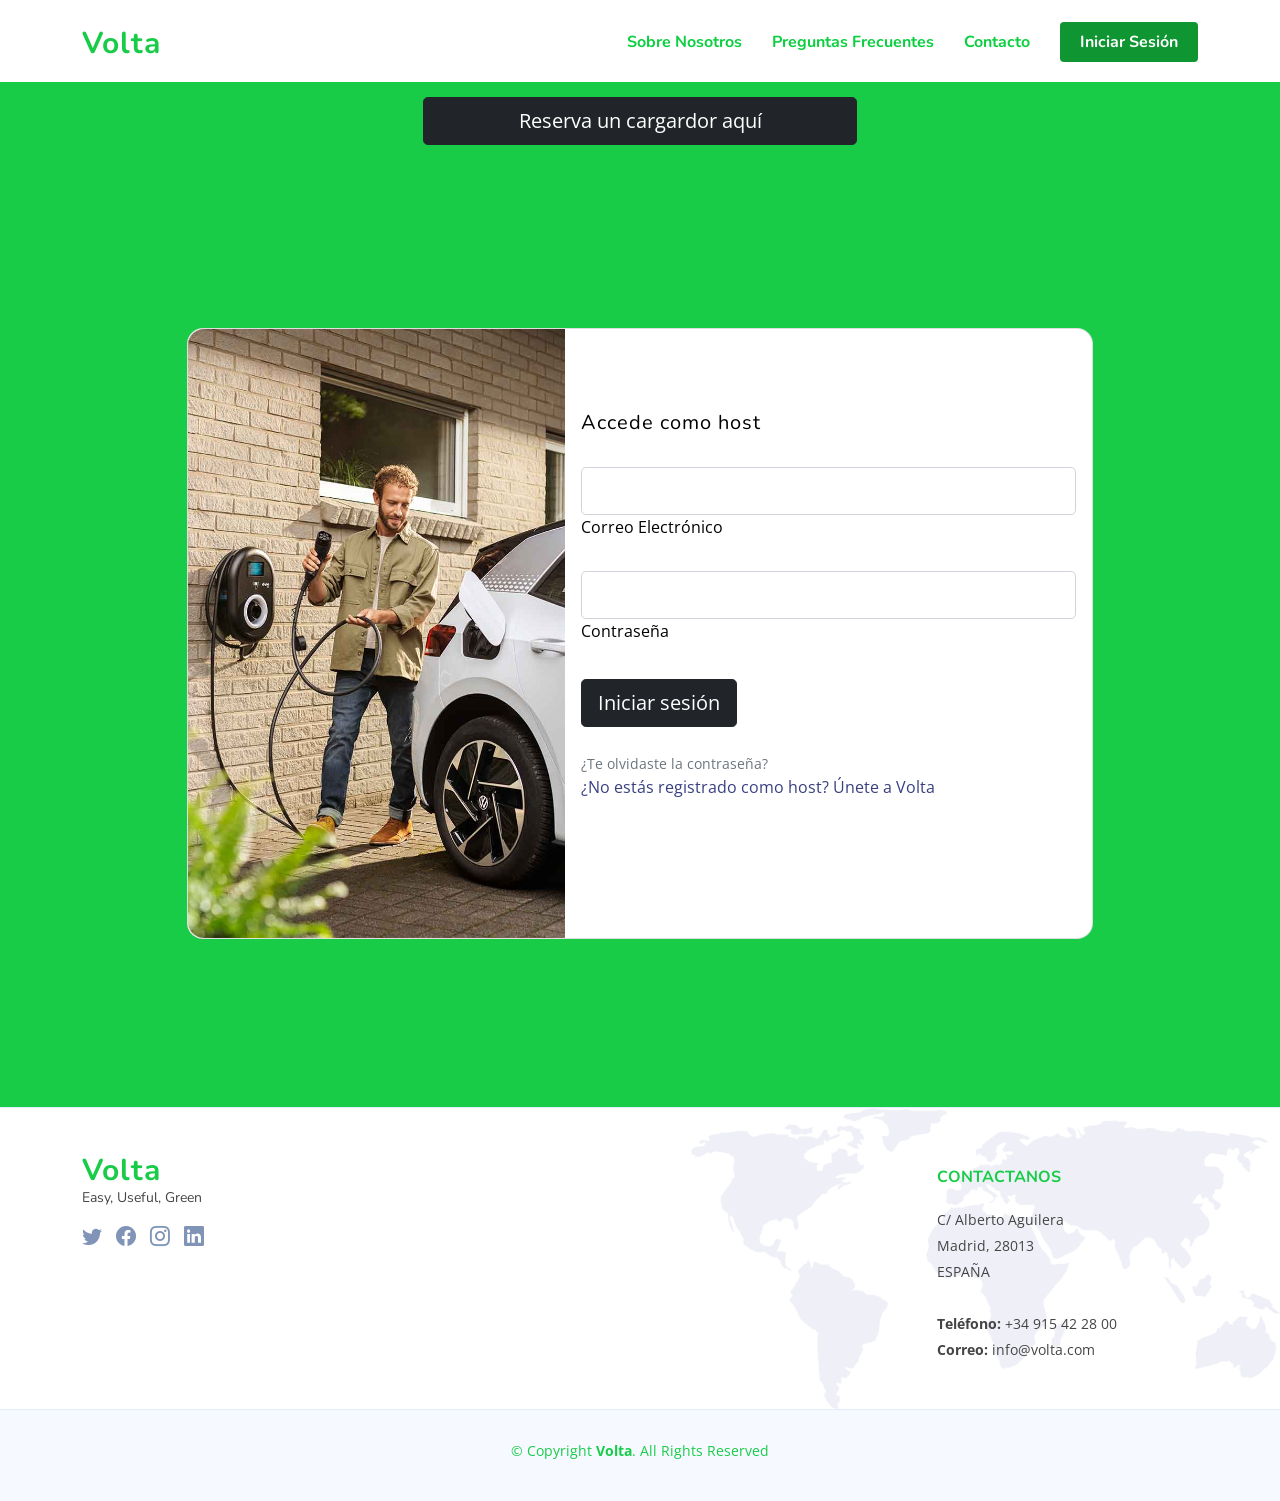
<file: src/main/resources/static/login_hosts.html>
<!DOCTYPE html>
<html lang="en">

<head>
  <meta charset="utf-8">
  <meta content="width=device-width, initial-scale=1.0" name="viewport">

  <title>Volta - Log In</title>
  <meta content="" name="description">
  <meta content="" name="keywords">

  <!-- Favicons -->
  <link href="assets/img/favicon.png" rel="icon">
  <link href="assets/img/apple-touch-icon.png" rel="apple-touch-icon">

  <!-- Google Fonts -->
  <link
    href="https://fonts.googleapis.com/css?family=Open+Sans:300,300i,400,400i,600,600i,700,700i|Nunito:300,300i,400,400i,600,600i,700,700i|Poppins:300,300i,400,400i,500,500i,600,600i,700,700i"
    rel="stylesheet">

  <!-- Vendor CSS Files -->
  <link href="assets/vendor/aos/aos.css" rel="stylesheet">
  <link href="assets/vendor/bootstrap/css/bootstrap.min.css" rel="stylesheet">
  <link href="assets/vendor/bootstrap-icons/bootstrap-icons.css" rel="stylesheet">
  <link href="assets/vendor/glightbox/css/glightbox.min.css" rel="stylesheet">
  <link href="assets/vendor/remixicon/remixicon.css" rel="stylesheet">
  <link href="assets/vendor/swiper/swiper-bundle.min.css" rel="stylesheet">

  <!-- Template Main CSS File -->
  <link href="assets/css/style.css" rel="stylesheet">

  <!-- =======================================================
  * Template Name: Volta - v1.9.0
  * Template URL: https:// .com/Volta-bootstrap-startup-template/
  * Author:  .com
  * License: https:// .com/license/
  ======================================================== -->
</head>

<body>

  <!-- ======= Header ======= -->
  <header id="header" class="header fixed-top">
    <div class="container-fluid container-xl d-flex align-items-center justify-content-between">

      <a href="index.html" class="logo d-flex align-items-center">
        <span>Volta</span>
      </a>

      <nav id="navbar" class="navbar">
        <ul>
          <li><a class="nav-link scrollto" href="index.html#about">Sobre Nosotros</a></li>
          <li><a class="nav-link scrollto" href="index.html#faq">Preguntas Frecuentes</a></li>
          <!--Drop Down List
          <li class="dropdown"><a href="#"><span>Drop Down</span> <i class="bi bi-chevron-down"></i></a>
            <ul>
              <li><a href="#">Drop Down 1</a></li>
              <li class="dropdown"><a href="#"><span>Deep Drop Down</span> <i class="bi bi-chevron-right"></i></a>
                <ul>
                  <li><a href="#">Deep Drop Down 1</a></li>
                  <li><a href="#">Deep Drop Down 2</a></li>
                  <li><a href="#">Deep Drop Down 3</a></li>
                  <li><a href="#">Deep Drop Down 4</a></li>
                  <li><a href="#">Deep Drop Down 5</a></li>
                </ul>
              </li>
              <li><a href="#">Drop Down 2</a></li>
              <li><a href="#">Drop Down 3</a></li>
              <li><a href="#">Drop Down 4</a></li>
            </ul>
          </li> -->
          <li><a class="nav-link scrollto" href="contacto.html">Contacto</a></li>
          <li><a class="getstarted scrollto" href="login.html">Iniciar Sesión</a></li>
        </ul>
        <i class="bi bi-list mobile-nav-toggle"></i>
      </nav><!-- .navbar -->

    </div>
  </header><!-- End Header -->


  <main id="main">

    <!-- ======= Breadcrumbs ======= -->
    <section class="breadcrumbs">
      <div class="row d-flex justify-content-center">
        <div class="row g-0 col-md-4">
          <button onclick="location.href='login.html'" class="btn btn-dark justify-content-center btn-lg btn-block"
            id="host_login" ype="button"> Reserva un cargardor aquí</button>
        </div>
      </div>
    </section><!-- End Breadcrumbs -->

    <section class="inner-page" style="background-color: #18cc48;">
      <div class="container">
        <section class="vh-75" style="background-color: #18cc48;">
          <div class="container py-5 h-75">
            <div class="row d-flex justify-content-center align-items-center h-100">
              <div class="col col-xl-10">
                <div class="card" style="border-radius: 1rem;">
                  <div class="row g-0">
                    <div class="col-md-6 col-lg-5 d-none d-md-block">
                      <img src="assets/img/Screenshot_2.jpg" alt="login form" class="img-fluid"
                        style="border-radius: 1rem 0 0 1rem;" />
                    </div>
                    <div class="col-md-6 col-lg-7 d-flex align-items-center">
                      <div class="card-body p-3 p-lg-4.5 text-black">

                        <form>

                          <h5 class="fw-normal mb-3 pb-3" style="letter-spacing: 1px;">Accede como host</h5>

                          <div class="form-outline mb-4">
                            <input type="email" id="e_mail" class="form-control form-control-lg" />
                            <label class="form-label" for="e_mail">Correo Electrónico</label>
                          </div>

                          <div class="form-outline mb-4">
                            <input type="password" id="password" class="form-control form-control-lg" />
                            <label class="form-label" for="password">Contraseña</label>
                          </div>

                          <div class="pt-1 mb-4">
                            <button class="btn btn-dark btn-lg btn-block" id="submit_button" type="button">Iniciar
                              sesión</button>
                          </div>

                          <a class="small text-muted" href="#!">¿Te olvidaste la contraseña?</a>
                          <p class="mb-5 pb-lg-2" style="color: #393f81;">¿No estás registrado como host? <a
                              href="sign-up_hosts.html" style="color: #393f81;">Únete a Volta</a></p>
                        </form>
                      </div>
                    </div>
                  </div>
                </div>
              </div>
            </div>
          </div>
        </section>
      </div>
    </section>

  </main><!-- End #main -->

  <!-- ======= Footer ======= -->
  <footer id="footer" class="footer">

    <div class="footer-top">
      <div class="container">
        <div class="row gy-4">
          <div class="col-lg-5 col-md-12 footer-info">
            <a href="index.html" class="logo d-flex align-items-center">
              <span>Volta</span>
            </a>
            <p>Easy, Useful, Green</p>
            <div class="social-links mt-3">
              <a href="#" class="twitter"><i class="bi bi-twitter"></i></a>
              <a href="#" class="facebook"><i class="bi bi-facebook"></i></a>
              <a href="#" class="instagram"><i class="bi bi-instagram"></i></a>
              <a href="#" class="linkedin"><i class="bi bi-linkedin"></i></a>
            </div>
          </div>

          <div class="col-lg-2 col-6 footer-links">

          </div>

          <div class="col-lg-2 col-6 footer-links">

          </div>

          <div class="col-lg-3 col-md-12 footer-contact text-center text-md-start">
            <h4>Contactanos</h4>
            <p>
              C/ Alberto Aguilera <br>
              Madrid, 28013<br>
              ESPAÑA <br><br>
              <strong>Teléfono:</strong> +34 915 42 28 00<br>
              <strong>Correo:</strong> info@volta.com<br>
            </p>

          </div>

        </div>
      </div>
    </div>

    <div class="container">
      <div class="copyright">
        &copy; Copyright <strong><span>Volta</span></strong>. All Rights Reserved
      </div>
      <div class="credits">
        <!-- All the links in the footer should remain intact. -->
        <!-- You can delete the links only if you purchased the pro version. -->
        <!-- Licensing information: https:// .com/license/ -->
        <!-- Purchase the pro version with working PHP/AJAX contact form: https:// .com/Volta-bootstrap-startup-template/ -->
      </div>
    </div>
  </footer><!-- End Footer -->

  <a href="#" class="back-to-top d-flex align-items-center justify-content-center"><i
      class="bi bi-arrow-up-short"></i></a>

  <!-- Vendor JS Files -->
  <script src="assets/vendor/purecounter/purecounter.js"></script>
  <script src="assets/vendor/aos/aos.js"></script>
  <script src="assets/vendor/bootstrap/js/bootstrap.bundle.min.js"></script>
  <script src="assets/vendor/glightbox/js/glightbox.min.js"></script>
  <script src="assets/vendor/isotope-layout/isotope.pkgd.min.js"></script>
  <script src="assets/vendor/swiper/swiper-bundle.min.js"></script>
  <script src="assets/vendor/php-email-form/validate.js"></script>


  <!-- Template Main JS File -->
  <script src="assets/js/main.js"></script>
  <script src="assets/js/login-host.js"></script>

</body>

</html>
</file>
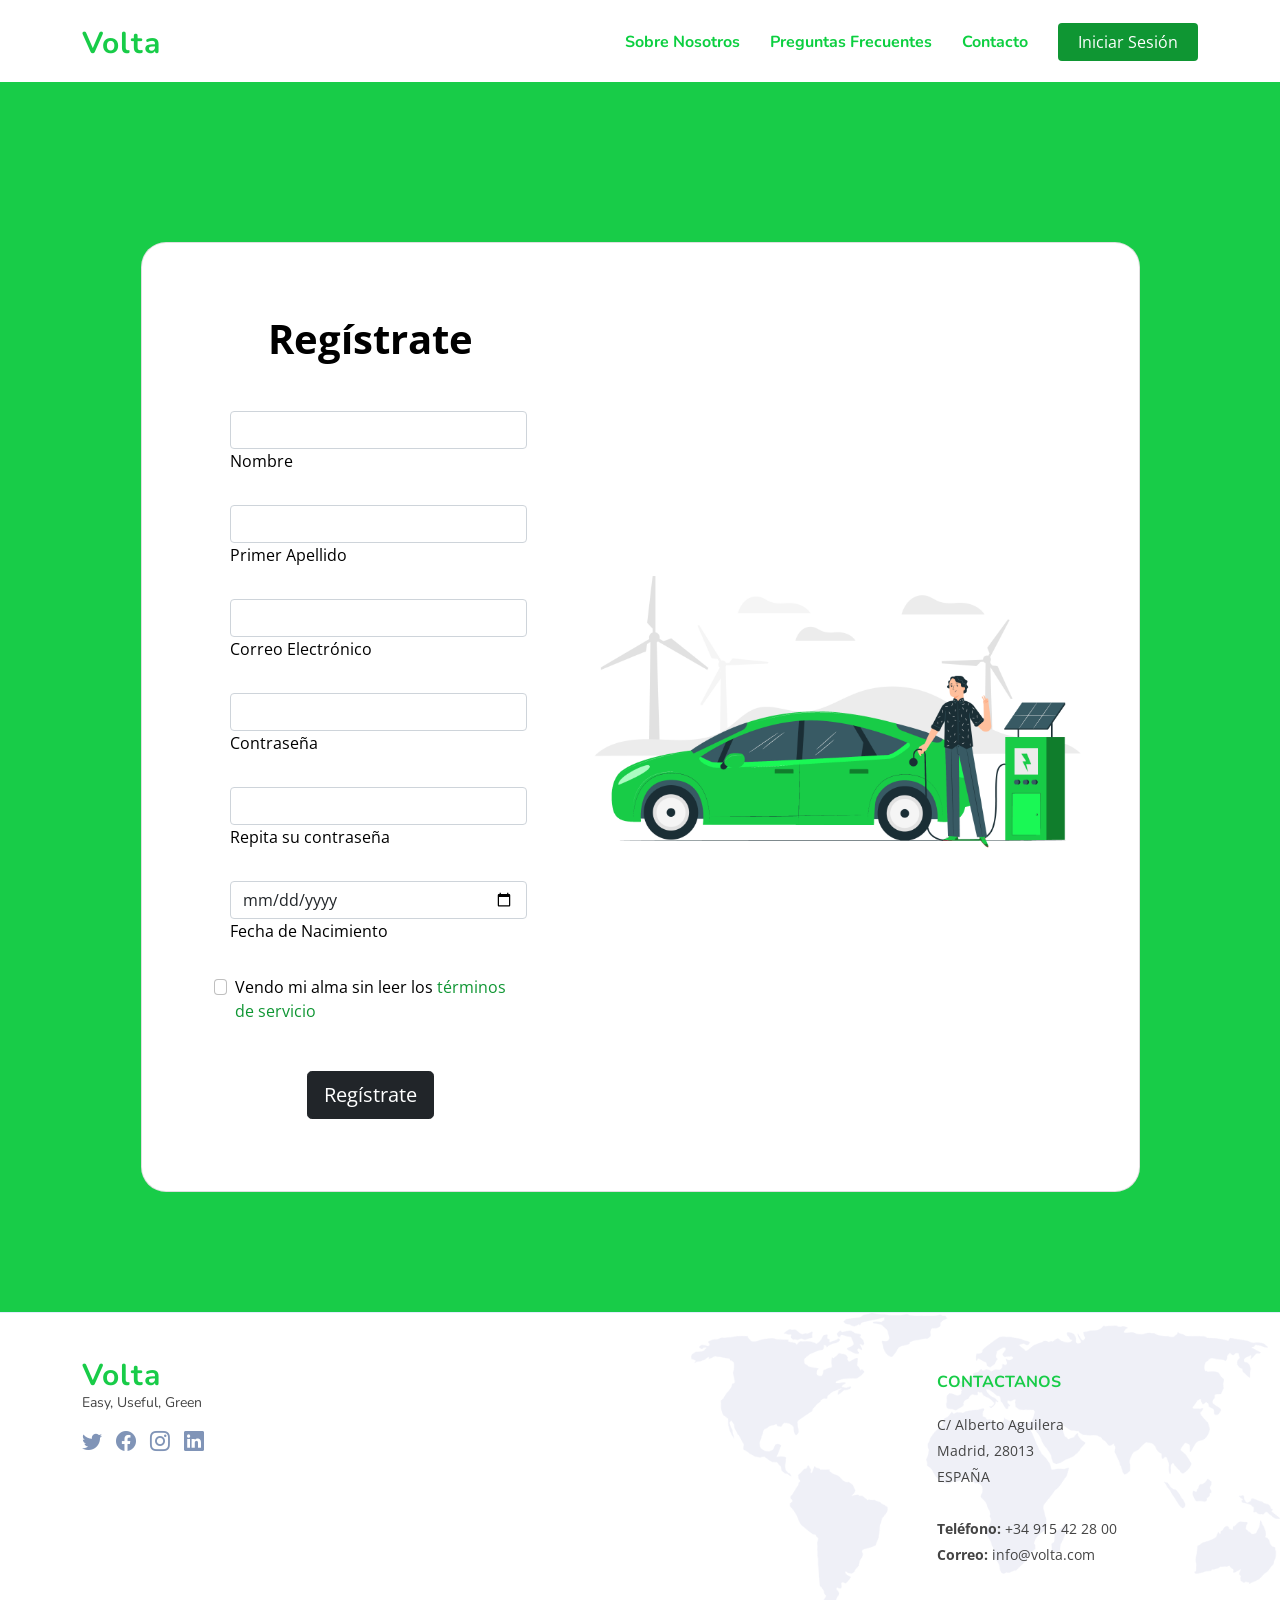
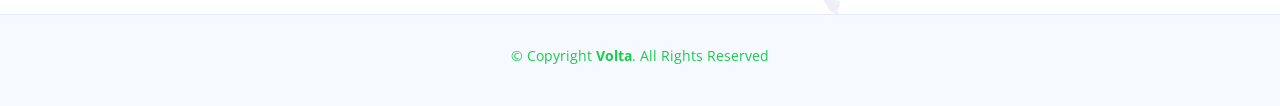
<file: src/main/resources/static/sign-up.html>
<!DOCTYPE html>
<html lang="en">

<head>
  <meta charset="utf-8">
  <meta content="width=device-width, initial-scale=1.0" name="viewport">

  <title>Inner Page - Volta Bootstrap Template</title>
  <meta content="" name="description">
  <meta content="" name="keywords">

  <!-- Favicons -->
  <link href="assets/img/favicon.png" rel="icon">
  <link href="assets/img/apple-touch-icon.png" rel="apple-touch-icon">

  <!-- Google Fonts -->
  <link href="https://fonts.googleapis.com/css?family=Open+Sans:300,300i,400,400i,600,600i,700,700i|Nunito:300,300i,400,400i,600,600i,700,700i|Poppins:300,300i,400,400i,500,500i,600,600i,700,700i" rel="stylesheet">

  <!-- Vendor CSS Files -->
  <link href="assets/vendor/aos/aos.css" rel="stylesheet">
  <link href="assets/vendor/bootstrap/css/bootstrap.min.css" rel="stylesheet">
  <link href="assets/vendor/bootstrap-icons/bootstrap-icons.css" rel="stylesheet">
  <link href="assets/vendor/glightbox/css/glightbox.min.css" rel="stylesheet">
  <link href="assets/vendor/remixicon/remixicon.css" rel="stylesheet">
  <link href="assets/vendor/swiper/swiper-bundle.min.css" rel="stylesheet">

  <!-- Template Main CSS File -->
  <link href="assets/css/style.css" rel="stylesheet">

  <!-- =======================================================
  * Template Name: Volta - v1.9.0
  * Template URL: https:// .com/Volta-bootstrap-startup-template/
  * Author:  .com
  * License: https:// .com/license/
  ======================================================== -->
</head>

<body>

  <!-- ======= Header ======= -->
  <header id="header" class="header fixed-top">
    <div class="container-fluid container-xl d-flex align-items-center justify-content-between">

      <a href="index.html" class="logo d-flex align-items-center">
        <span>Volta</span>
      </a>

      <nav id="navbar" class="navbar">
        <ul>
          <li><a class="nav-link scrollto" href="index.html#about">Sobre Nosotros</a></li>
          <li><a class="nav-link scrollto" href="index.html#faq">Preguntas Frecuentes</a></li>
          <!--Drop Down List
          <li class="dropdown"><a href="#"><span>Drop Down</span> <i class="bi bi-chevron-down"></i></a>
            <ul>
              <li><a href="#">Drop Down 1</a></li>
              <li class="dropdown"><a href="#"><span>Deep Drop Down</span> <i class="bi bi-chevron-right"></i></a>
                <ul>
                  <li><a href="#">Deep Drop Down 1</a></li>
                  <li><a href="#">Deep Drop Down 2</a></li>
                  <li><a href="#">Deep Drop Down 3</a></li>
                  <li><a href="#">Deep Drop Down 4</a></li>
                  <li><a href="#">Deep Drop Down 5</a></li>
                </ul>
              </li>
              <li><a href="#">Drop Down 2</a></li>
              <li><a href="#">Drop Down 3</a></li>
              <li><a href="#">Drop Down 4</a></li>
            </ul>
          </li> -->
          <li><a class="nav-link scrollto" href="contacto.html">Contacto</a></li>
          <Iniciar><Iniciar class="getstarted scrollto" href="login.html">Iniciar Sesión</a></li>
        </ul>
        <i class="bi bi-list mobile-nav-toggle"></i>
      </nav><!-- .navbar -->

    </div>
  </header><!-- End Header -->
  
  
  <main id="main">

    <!-- ======= Breadcrumbs ======= -->
    <section class="breadcrumbs">
      <div class="container">
      </div>
    </section><!-- End Breadcrumbs -->

    <section class="inner-page" style="background-color: #18cc48;">
      <div class="container">
        <section class="vh-50" style="background-color: #18cc48;">
          <div class="container h-100">
            <div class="row d-flex justify-content-center align-items-center h-100">
              <div class="col-lg-12 col-xl-11">
                <div class="card text-black" style="border-radius: 25px;">
                  <div class="card-body p-md-5">
                    <div class="row justify-content-center">
                      <div class="col-md-10 col-lg-6 col-xl-5 order-2 order-lg-1">
        
                        <p class="text-center h1 fw-bold mb-5 mx-1 mx-md-4 mt-4">Regístrate</p>
        
                        <form class="mx-1 mx-md-4">
        
                          <div class="d-flex flex-row align-items-center mb-4">
                            <i class="fas fa-user fa-lg me-3 fa-fw"></i>
                            <div class="form-outline flex-fill mb-0">
                              <input type="text" id="userName" class="form-control" />
                              <label class="form-label" for="userName">Nombre</label>
                            </div>
                          </div>

                          <div class="d-flex flex-row align-items-center mb-4">
                            <i class="fas fa-user fa-lg me-3 fa-fw"></i>
                            <div class="form-outline flex-fill mb-0">
                              <input type="text" id="surname" class="form-control" />
                              <label class="form-label" for="surname">Primer Apellido</label>
                            </div>
                          </div>
        
                          <div class="d-flex flex-row align-items-center mb-4">
                            <i class="fas fa-envelope fa-lg me-3 fa-fw"></i>
                            <div class="form-outline flex-fill mb-0">
                              <input type="email" id="e_mail" class="form-control" />
                              <label class="form-label" for="e_mail">Correo Electrónico</label>
                            </div>
                          </div>
        
                          <div class="d-flex flex-row align-items-center mb-4">
                            <i class="fas fa-lock fa-lg me-3 fa-fw"></i>
                            <div class="form-outline flex-fill mb-0">
                              <input type="password" id="password" class="form-control" />
                              <label class="form-label" for="password">Contraseña</label>
                            </div>
                          </div>
        
                          <div class="d-flex flex-row align-items-center mb-4">
                            <i class="fas fa-key fa-lg me-3 fa-fw"></i>
                            <div class="form-outline flex-fill mb-0">
                              <input type="password" id="password_repeat" class="form-control" />
                              <label class="form-label" for="password_repeat">Repita su contraseña</label>
                            </div>
                          </div>

                          <div class="d-flex flex-row align-items-center mb-4">
                            <i class="fas fa-key fa-lg me-3 fa-fw"></i>
                            <div class="form-outline flex-fill mb-0">
                              <input type="date" id="dob" class="form-control" />
                              <label class="form-label" for="dob">Fecha de Nacimiento</label>
                            </div>
                          </div>
        
                          <div class="form-check d-flex justify-content-center mb-5">
                            <input class="form-check-input me-2" type="checkbox" value="" id="form2Example3c" />
                            <label class="form-check-label" for="form2Example3">
                              Vendo mi alma sin leer los<a href="https://www.youtube.com/watch?v=dQw4w9WgXcQ"> términos de servicio</a>
                            </label>
                          </div>
        
                          <div class="d-flex justify-content-center mx-4 mb-3 mb-lg-4">
                            <button type="button" id= "submit_button" class="btn btn-dark btn-block btn-lg">Regístrate</button>
                          </div>
        
                        </form>
        
                      </div>
                      <div class="col-md-10 col-lg-6 col-xl-7 d-flex align-items-center order-1 order-lg-2">
        
                        <img src="assets/img/3189781.jpg"
                          class="img-fluid" alt="Sample image">
        
                      </div>
                    </div>
                  </div>
                </div>
              </div>
            </div>
          </div>
        </section>
      </div>
    </section>

  </main><!-- End #main -->

  <!-- ======= Footer ======= -->
  <footer id="footer" class="footer">

    <div class="footer-top">
      <div class="container">
        <div class="row gy-4">
          <div class="col-lg-5 col-md-12 footer-info">
            <a href="index.html" class="logo d-flex align-items-center">
              <span>Volta</span>
            </a>
            <p>Easy, Useful, Green</p>
            <div class="social-links mt-3">
              <a href="#" class="twitter"><i class="bi bi-twitter"></i></a>
              <a href="#" class="facebook"><i class="bi bi-facebook"></i></a>
              <a href="#" class="instagram"><i class="bi bi-instagram"></i></a>
              <a href="#" class="linkedin"><i class="bi bi-linkedin"></i></a>
            </div>
          </div>

          <div class="col-lg-2 col-6 footer-links">

          </div>

          <div class="col-lg-2 col-6 footer-links">

          </div>

          <div class="col-lg-3 col-md-12 footer-contact text-center text-md-start">
            <h4>Contactanos</h4>
            <p>
              C/ Alberto Aguilera <br>
              Madrid, 28013<br>
              ESPAÑA <br><br>
              <strong>Teléfono:</strong> +34 915 42 28 00<br>
              <strong>Correo:</strong> info@volta.com<br>
            </p>

          </div>

        </div>
      </div>
    </div>

    <div class="container">
      <div class="copyright">
        &copy; Copyright <strong><span>Volta</span></strong>. All Rights Reserved
      </div>
      <div class="credits">
        <!-- All the links in the footer should remain intact. -->
        <!-- You can delete the links only if you purchased the pro version. -->
        <!-- Licensing information: https:// .com/license/ -->
        <!-- Purchase the pro version with working PHP/AJAX contact form: https:// .com/Volta-bootstrap-startup-template/ -->
      </div>
    </div>
  </footer><!-- End Footer -->

  <a href="#" class="back-to-top d-flex align-items-center justify-content-center"><i class="bi bi-arrow-up-short"></i></a>

  <!-- Vendor JS Files -->
  <script src="assets/vendor/purecounter/purecounter.js"></script>
  <script src="assets/vendor/aos/aos.js"></script>
  <script src="assets/vendor/bootstrap/js/bootstrap.bundle.min.js"></script>
  <script src="assets/vendor/glightbox/js/glightbox.min.js"></script>
  <script src="assets/vendor/isotope-layout/isotope.pkgd.min.js"></script>
  <script src="assets/vendor/swiper/swiper-bundle.min.js"></script>
  <script src="assets/vendor/php-email-form/validate.js"></script>

  <!-- Template Main JS File -->
  <script src="assets/js/main.js"></script>
  <script src="assets/js/sign-up.js"></script>

</body>

</html>
</file>
<file: src/main/resources/static/assets/css/style.css>
/**
* Template Name: Volta - v1.9.0
* Template URL: https:// .com/Volta-bootstrap-startup-template/
* Author:  .com
* License: https:// .com/license/
*/

/*--------------------------------------------------------------
# General
--------------------------------------------------------------*/
:root {
  scroll-behavior: smooth;
}

body {
  font-family: "Open Sans", sans-serif;
  color: #444444;
}

a {
  color: #0f9633;
  text-decoration: none;
}

a:hover {
  color: #717ff5;
  text-decoration: none;
}

h1, h2, h3, h4, h5, h6 {
  font-family: "Nunito", sans-serif;
}

/*--------------------------------------------------------------
# Sections
--------------------------------------------------------------*/
section {
  padding: 60px 0;
  overflow: hidden;
}

.section-header {
  text-align: center;
  padding-bottom: 40px;
}
.section-header h2 {
  font-size: 13px;
  letter-spacing: 1px;
  font-weight: 700;
  margin: 0;
  color: #0f9633;
  text-transform: uppercase;
}
.section-header p {
  margin: 10px 0 0 0;
  padding: 0;
  font-size: 38px;
  line-height: 42px;
  font-weight: 700;
  color: #18cc48;
}
@media (max-width: 768px) {
  .section-header p {
    font-size: 28px;
    line-height: 32px;
  }
}

/*--------------------------------------------------------------
# Breadcrumbs
--------------------------------------------------------------*/
.breadcrumbs {
  padding: 15px 0;
  background: #18cc48;
  min-height: 40px;
  margin-top: 82px;
  color: #fff;
}
@media (max-width: 992px) {
  .breadcrumbs {
    margin-top: 57px;
  }
}
.breadcrumbs h2 {
  font-size: 28px;
  font-weight: 500;
}
.breadcrumbs ol {
  display: flex;
  flex-wrap: wrap;
  list-style: none;
  padding: 0 0 10px 0;
  margin: 0;
  font-size: 14px;
}
.breadcrumbs ol a {
  color: #fff;
  transition: 0.3s;
}
.breadcrumbs ol a:hover {
  text-decoration: underline;
}
.breadcrumbs ol li + li {
  padding-left: 10px;
}
.breadcrumbs ol li + li::before {
  display: inline-block;
  padding-right: 10px;
  color: #8894f6;
  content: "/";
}
/*--------------------------------------------------------------
# Back to top button
--------------------------------------------------------------*/
.back-to-top {
  position: fixed;
  visibility: hidden;
  opacity: 0;
  right: 15px;
  bottom: 15px;
  z-index: 99999;
  background: #0f9633;
  width: 40px;
  height: 40px;
  border-radius: 4px;
  transition: all 0.4s;
}
.back-to-top i {
  font-size: 24px;
  color: #fff;
  line-height: 0;
}
.back-to-top:hover {
  background: #6776f4;
  color: #fff;
}
.back-to-top.active {
  visibility: visible;
  opacity: 1;
}

/*--------------------------------------------------------------
# Disable aos animation delay on mobile devices
--------------------------------------------------------------*/
@media screen and (max-width: 768px) {
  [data-aos-delay] {
    transition-delay: 0 !important;
  }
}
/*--------------------------------------------------------------
# Header
--------------------------------------------------------------*/
.header {
  transition: all 0.5s;
  z-index: 997;
  padding: 20px 0;
}
.header.header-scrolled {
  background: #fff;
  padding: 15px 0;
  box-shadow: 0px 2px 20px rgba(1, 41, 112, 0.1);
}
.header .logo {
  line-height: 0;
}
.header .logo img {
  max-height: 40px;
  margin-right: 6px;
}
.header .logo span {
  font-size: 30px;
  font-weight: 700;
  letter-spacing: 1px;
  color: #18cc48;
  font-family: "Nunito", sans-serif;
  margin-top: 3px;
}

/*--------------------------------------------------------------
# Navigation Menu
--------------------------------------------------------------*/
/**
* Desktop Navigation 
*/
.navbar {
  padding: 0;
}
.navbar ul {
  margin: 0;
  padding: 0;
  display: flex;
  list-style: none;
  align-items: center;
}
.navbar li {
  position: relative;
}
.navbar a, .navbar a:focus {
  display: flex;
  align-items: center;
  justify-content: space-between;
  padding: 10px 0 10px 30px;
  font-family: "Nunito", sans-serif;
  font-size: 16px;
  font-weight: 700;
  color: #0ccf40;
  white-space: nowrap;
  transition: 0.3s;
}
.navbar a i, .navbar a:focus i {
  font-size: 12px;
  line-height: 0;
  margin-left: 5px;
}
.navbar a:hover, .navbar .active, .navbar .active:focus, .navbar li:hover > a {
  color: #0f9633;
}
.navbar .getstarted, .navbar .getstarted:focus {
  background: #0f9633;
  padding: 8px 20px;
  margin-left: 30px;
  border-radius: 4px;
  color: #fff;
}
.navbar .getstarted:hover, .navbar .getstarted:focus:hover {
  color: #fff;
  background: #177a32;
}
.navbar .dropdown ul {
  display: block;
  position: absolute;
  left: 14px;
  top: calc(100% + 30px);
  margin: 0;
  padding: 10px 0;
  z-index: 99;
  opacity: 0;
  visibility: hidden;
  background: #fff;
  box-shadow: 0px 0px 30px rgba(127, 137, 161, 0.25);
  transition: 0.3s;
  border-radius: 4px;
}
.navbar .dropdown ul li {
  min-width: 200px;
}
.navbar .dropdown ul a {
  padding: 10px 20px;
  font-size: 15px;
  text-transform: none;
  font-weight: 600;
}
.navbar .dropdown ul a i {
  font-size: 12px;
}
.navbar .dropdown ul a:hover, .navbar .dropdown ul .active:hover, .navbar .dropdown ul li:hover > a {
  color: #0f9633;
}
.navbar .dropdown:hover > ul {
  opacity: 1;
  top: 100%;
  visibility: visible;
}
.navbar .dropdown .dropdown ul {
  top: 0;
  left: calc(100% - 30px);
  visibility: hidden;
}
.navbar .dropdown .dropdown:hover > ul {
  opacity: 1;
  top: 0;
  left: 100%;
  visibility: visible;
}
@media (max-width: 1366px) {
  .navbar .dropdown .dropdown ul {
    left: -90%;
  }
  .navbar .dropdown .dropdown:hover > ul {
    left: -100%;
  }
}

/**
* Mobile Navigation 
*/
.mobile-nav-toggle {
  color: #18cc48;
  font-size: 28px;
  cursor: pointer;
  display: none;
  line-height: 0;
  transition: 0.5s;
}
.mobile-nav-toggle.bi-x {
  color: #fff;
}

@media (max-width: 991px) {
  .mobile-nav-toggle {
    display: block;
  }

  .navbar ul {
    display: none;
  }
}
.navbar-mobile {
  position: fixed;
  overflow: hidden;
  top: 0;
  right: 0;
  left: 0;
  bottom: 0;
  background: rgba(1, 22, 61, 0.9);
  transition: 0.3s;
}
.navbar-mobile .mobile-nav-toggle {
  position: absolute;
  top: 15px;
  right: 15px;
}
.navbar-mobile ul {
  display: block;
  position: absolute;
  top: 55px;
  right: 15px;
  bottom: 15px;
  left: 15px;
  padding: 10px 0;
  border-radius: 10px;
  background-color: #fff;
  overflow-y: auto;
  transition: 0.3s;
}
.navbar-mobile a, .navbar-mobile a:focus {
  padding: 10px 20px;
  font-size: 15px;
  color: #18cc48;
}
.navbar-mobile a:hover, .navbar-mobile .active, .navbar-mobile li:hover > a {
  color: #0f9633;
}
.navbar-mobile .getstarted, .navbar-mobile .getstarted:focus {
  margin: 15px;
}
.navbar-mobile .dropdown ul {
  position: static;
  display: none;
  margin: 10px 20px;
  padding: 10px 0;
  z-index: 99;
  opacity: 1;
  visibility: visible;
  background: #fff;
  box-shadow: 0px 0px 30px rgba(127, 137, 161, 0.25);
}
.navbar-mobile .dropdown ul li {
  min-width: 200px;
}
.navbar-mobile .dropdown ul a {
  padding: 10px 20px;
}
.navbar-mobile .dropdown ul a i {
  font-size: 12px;
}
.navbar-mobile .dropdown ul a:hover, .navbar-mobile .dropdown ul .active:hover, .navbar-mobile .dropdown ul li:hover > a {
  color: #0f9633;
}
.navbar-mobile .dropdown > .dropdown-active {
  display: block;
}

/*--------------------------------------------------------------
# Hero Section
--------------------------------------------------------------*/
.hero {
  width: 100%;
  height: 100vh;
  background: url(../img/hero-bg.png) top center no-repeat;
  background-size: cover;
}
.hero h1 {
  margin: 0;
  font-size: 48px;
  font-weight: 700;
  color: #18cc48;
}
.hero h2 {
  color: #444444;
  margin: 15px 0 0 0;
  font-size: 26px;
}
.hero .btn-get-started {
  margin-top: 30px;
  line-height: 0;
  padding: 15px 40px;
  border-radius: 4px;
  transition: 0.5s;
  color: #fff;
  background: #0f9633;
  box-shadow: 0px 5px 30px rgba(65, 84, 241, 0.4);
}
.hero .btn-get-started span {
  font-family: "Nunito", sans-serif;
  font-weight: 600;
  font-size: 16px;
  letter-spacing: 1px;
}
.hero .btn-get-started i {
  margin-left: 5px;
  font-size: 18px;
  transition: 0.3s;
}
.hero .btn-get-started:hover i {
  transform: translateX(5px);
}
.hero .hero-img {
  text-align: right;
}
@media (min-width: 1024px) {
  .hero {
    background-attachment: fixed;
  }
}
@media (max-width: 991px) {
  .hero {
    height: auto;
    padding: 120px 0 60px 0;
  }
  .hero .hero-img {
    text-align: center;
    margin-top: 80px;
  }
  .hero .hero-img img {
    width: 80%;
  }
}
@media (max-width: 768px) {
  .hero {
    text-align: center;
  }
  .hero h1 {
    font-size: 32px;
  }
  .hero h2 {
    font-size: 24px;
  }
  .hero .hero-img img {
    width: 100%;
  }
}

/*--------------------------------------------------------------
# Index Page
--------------------------------------------------------------*/
/*--------------------------------------------------------------
# About
--------------------------------------------------------------*/
.about .content {
  background-color: #f6f9ff;
  padding: 40px;
}
.about h3 {
  font-size: 14px;
  font-weight: 700;
  color: #0f9633;
  text-transform: uppercase;
}
.about h2 {
  font-size: 24px;
  font-weight: 700;
  color: #18cc48;
}
.about p {
  margin: 15px 0 30px 0;
  line-height: 24px;
}
.about .btn-read-more {
  line-height: 0;
  padding: 15px 40px;
  border-radius: 4px;
  transition: 0.5s;
  color: #fff;
  background: #0f9633;
  box-shadow: 0px 5px 25px rgba(65, 84, 241, 0.3);
}
.about .btn-read-more span {
  font-family: "Nunito", sans-serif;
  font-weight: 600;
  font-size: 16px;
  letter-spacing: 1px;
}
.about .btn-read-more i {
  margin-left: 5px;
  font-size: 18px;
  transition: 0.3s;
}
.about .btn-read-more:hover i {
  transform: translateX(5px);
}

/*--------------------------------------------------------------
# Values
--------------------------------------------------------------*/
.values .box {
  padding: 30px;
  box-shadow: 0px 0 5px rgba(1, 41, 112, 0.08);
  text-align: center;
  transition: 0.3s;
  height: 100%;
}
.values .box img {
  padding: 30px 50px;
  transition: 0.5s;
  transform: scale(1.1);
}
.values .box h3 {
  font-size: 24px;
  color: #18cc48;
  font-weight: 700;
  margin-bottom: 18px;
}
.values .box:hover {
  box-shadow: 0px 0 30px rgba(1, 41, 112, 0.08);
}
.values .box:hover img {
  transform: scale(1);
}

/*--------------------------------------------------------------
# Counts
--------------------------------------------------------------*/
.counts {
  padding: 70px 0 60px;
}
.counts .count-box {
  display: flex;
  align-items: center;
  padding: 30px;
  width: 100%;
  background: #fff;
  box-shadow: 0px 0 30px rgba(1, 41, 112, 0.08);
}
.counts .count-box i {
  font-size: 42px;
  line-height: 0;
  margin-right: 20px;
  color: #0f9633;
}
.counts .count-box span {
  font-size: 36px;
  display: block;
  font-weight: 600;
  color: #0b198f;
}
.counts .count-box p {
  padding: 0;
  margin: 0;
  font-family: "Nunito", sans-serif;
  font-size: 14px;
}

/*--------------------------------------------------------------
# Features
--------------------------------------------------------------*/
.features .feature-box {
  padding: 24px 20px;
  box-shadow: 0px 0 30px rgba(1, 41, 112, 0.08);
  transition: 0.3s;
  height: 100%;
}
.features .feature-box h3 {
  font-size: 18px;
  color: #18cc48;
  font-weight: 700;
  margin: 0;
}
.features .feature-box i {
  line-height: 0;
  background: #ecf3ff;
  padding: 4px;
  margin-right: 10px;
  font-size: 24px;
  border-radius: 3px;
  transition: 0.3s;
}
.features .feature-box:hover i {
  background: #0f9633;
  color: #fff;
}
.features .feture-tabs {
  margin-top: 120px;
}
.features .feture-tabs h3 {
  color: #18cc48;
  font-weight: 700;
  font-size: 32px;
  margin-bottom: 10px;
}
@media (max-width: 768px) {
  .features .feture-tabs h3 {
    font-size: 28px;
  }
}
.features .feture-tabs .nav-pills {
  border-bottom: 1px solid #eee;
}
.features .feture-tabs .nav-link {
  background: none;
  text-transform: uppercase;
  font-size: 15px;
  font-weight: 600;
  color: #18cc48;
  padding: 12px 0;
  margin-right: 25px;
  margin-bottom: -2px;
  border-radius: 0;
}
.features .feture-tabs .nav-link.active {
  color: #0f9633;
  border-bottom: 3px solid #0f9633;
}
.features .feture-tabs .tab-content h4 {
  font-size: 18px;
  margin: 0;
  font-weight: 700;
  color: #18cc48;
}
.features .feture-tabs .tab-content i {
  font-size: 24px;
  line-height: 0;
  margin-right: 8px;
  color: #0f9633;
}
.features .feature-icons {
  margin-top: 120px;
}
.features .feature-icons h3 {
  color: #18cc48;
  font-weight: 700;
  font-size: 32px;
  margin-bottom: 20px;
  text-align: center;
}
@media (max-width: 768px) {
  .features .feature-icons h3 {
    font-size: 28px;
  }
}
.features .feature-icons .content .icon-box {
  display: flex;
}
.features .feature-icons .content .icon-box h4 {
  font-size: 20px;
  font-weight: 700;
  margin: 0 0 10px 0;
  color: #18cc48;
}
.features .feature-icons .content .icon-box i {
  font-size: 44px;
  line-height: 44px;
  color: #0245bc;
  margin-right: 15px;
}
.features .feature-icons .content .icon-box p {
  font-size: 15px;
  color: #848484;
}

/*--------------------------------------------------------------
# Services
--------------------------------------------------------------*/
.services .service-box {
  box-shadow: 0px 0 30px rgba(1, 41, 112, 0.08);
  height: 100%;
  padding: 60px 30px;
  text-align: center;
  transition: 0.3s;
  border-radius: 5px;
}
.services .service-box .icon {
  font-size: 36px;
  padding: 40px 20px;
  border-radius: 4px;
  position: relative;
  margin-bottom: 25px;
  display: inline-block;
  line-height: 0;
  transition: 0.3s;
}
.services .service-box h3 {
  color: #444444;
  font-weight: 700;
}
.services .service-box .read-more {
  display: inline-flex;
  align-items: center;
  justify-content: center;
  font-weight: 600;
  font-size: 16px;
  padding: 8px 20px;
}
.services .service-box .read-more i {
  line-height: 0;
  margin-left: 5px;
  font-size: 18px;
}
.services .service-box.blue {
  border-bottom: 3px solid #2db6fa;
}
.services .service-box.blue .icon {
  color: #2db6fa;
  background: #dbf3fe;
}
.services .service-box.blue .read-more {
  color: #2db6fa;
}
.services .service-box.blue:hover {
  background: #2db6fa;
}
.services .service-box.orange {
  border-bottom: 3px solid #f68c09;
}
.services .service-box.orange .icon {
  color: #f68c09;
  background: #fde3c4;
}
.services .service-box.orange .read-more {
  color: #f68c09;
}
.services .service-box.orange:hover {
  background: #f68c09;
}
.services .service-box.green {
  border-bottom: 3px solid #08da4e;
}
.services .service-box.green .icon {
  color: #08da4e;
  background: #cffddf;
}
.services .service-box.green .read-more {
  color: #08da4e;
}
.services .service-box.green:hover {
  background: #08da4e;
}
.services .service-box.red {
  border-bottom: 3px solid #e9222c;
}
.services .service-box.red .icon {
  color: #e9222c;
  background: #fef7f8;
}
.services .service-box.red .read-more {
  color: #e9222c;
}
.services .service-box.red:hover {
  background: #e9222c;
}
.services .service-box.purple {
  border-bottom: 3px solid #b50edf;
}
.services .service-box.purple .icon {
  color: #b50edf;
  background: #f8e4fd;
}
.services .service-box.purple .read-more {
  color: #b50edf;
}
.services .service-box.purple:hover {
  background: #b50edf;
}
.services .service-box.pink {
  border-bottom: 3px solid #f51f9c;
}
.services .service-box.pink .icon {
  color: #f51f9c;
  background: #feecf7;
}
.services .service-box.pink .read-more {
  color: #f51f9c;
}
.services .service-box.pink:hover {
  background: #f51f9c;
}
.services .service-box:hover h3, .services .service-box:hover p, .services .service-box:hover .read-more {
  color: #fff;
}
.services .service-box:hover .icon {
  background: #fff;
}

/*--------------------------------------------------------------
# Pricing
--------------------------------------------------------------*/
.pricing .box {
  padding: 40px 20px;
  background: #fff;
  text-align: center;
  box-shadow: 0px 0 30px rgba(1, 41, 112, 0.08);
  border-radius: 4px;
  position: relative;
  overflow: hidden;
  transition: 0.3s;
}
.pricing .box:hover {
  transform: scale(1.1);
  box-shadow: 0px 0 30px rgba(1, 41, 112, 0.1);
}
.pricing h3 {
  font-weight: 700;
  font-size: 18px;
  margin-bottom: 15px;
}
.pricing .price {
  font-size: 36px;
  color: #444444;
  font-weight: 600;
  font-family: "Poppins", sans-serif;
}
.pricing .price sup {
  font-size: 20px;
  top: -15px;
  left: -3px;
}
.pricing .price span {
  color: #bababa;
  font-size: 16px;
  font-weight: 300;
}
.pricing img {
  padding: 30px 40px;
}
.pricing ul {
  padding: 0;
  list-style: none;
  color: #444444;
  text-align: center;
  line-height: 26px;
  font-size: 16px;
  margin-bottom: 25px;
}
.pricing ul li {
  padding-bottom: 10px;
}
.pricing ul .na {
  color: #ccc;
  text-decoration: line-through;
}
.pricing .btn-buy {
  display: inline-block;
  padding: 8px 40px 10px 40px;
  border-radius: 50px;
  color: #0f9633;
  transition: none;
  font-size: 16px;
  font-weight: 400;
  font-family: "Nunito", sans-serif;
  font-weight: 600;
  transition: 0.3s;
  border: 1px solid #0f9633;
}
.pricing .btn-buy:hover {
  background: #0f9633;
  color: #fff;
}
.pricing .featured {
  width: 200px;
  position: absolute;
  top: 18px;
  right: -68px;
  transform: rotate(45deg);
  z-index: 1;
  font-size: 14px;
  padding: 1px 0 3px 0;
  background: #0f9633;
  color: #fff;
}

/*--------------------------------------------------------------
# F.A.Q
--------------------------------------------------------------*/
.faq .accordion-collapse {
  border: 0;
}
.faq .accordion-button {
  padding: 15px 15px 20px 0;
  font-weight: 600;
  border: 0;
  font-size: 18px;
  color: #444444;
  text-align: left;
}
.faq .accordion-button:focus {
  box-shadow: none;
}
.faq .accordion-button:not(.collapsed) {
  background: none;
  color: #0f9633;
  border-bottom: 0;
}
.faq .accordion-body {
  padding: 0 0 25px 0;
  border: 0;
}

/*--------------------------------------------------------------
# Portfolio
--------------------------------------------------------------*/
.portfolio #portfolio-flters {
  padding: 0;
  margin: 0 auto 25px auto;
  list-style: none;
  text-align: center;
  background: white;
  border-radius: 50px;
  padding: 2px 15px;
}
.portfolio #portfolio-flters li {
  cursor: pointer;
  display: inline-block;
  padding: 8px 20px 10px 20px;
  font-size: 15px;
  font-weight: 600;
  line-height: 1;
  color: #444444;
  margin: 0 4px 8px 4px;
  transition: 0.3s;
  border-radius: 50px;
  border: 1px solid #fff;
}
.portfolio #portfolio-flters li:hover, .portfolio #portfolio-flters li.filter-active {
  color: #0f9633;
  border-color: #0f9633;
}
.portfolio #portfolio-flters li:last-child {
  margin-right: 0;
}
.portfolio .portfolio-wrap {
  transition: 0.3s;
  position: relative;
  overflow: hidden;
  z-index: 1;
  background: rgba(255, 255, 255, 0.75);
}
.portfolio .portfolio-wrap::before {
  content: "";
  background: rgba(255, 255, 255, 0.75);
  position: absolute;
  left: 30px;
  right: 30px;
  top: 30px;
  bottom: 30px;
  transition: all ease-in-out 0.3s;
  z-index: 2;
  opacity: 0;
}
.portfolio .portfolio-wrap img {
  transition: 1s;
}
.portfolio .portfolio-wrap .portfolio-info {
  opacity: 0;
  position: absolute;
  top: 0;
  left: 0;
  right: 0;
  bottom: 0;
  text-align: center;
  z-index: 3;
  transition: all ease-in-out 0.3s;
  display: flex;
  flex-direction: column;
  justify-content: center;
  align-items: center;
}
.portfolio .portfolio-wrap .portfolio-info::before {
  display: block;
  content: "";
  width: 48px;
  height: 48px;
  position: absolute;
  top: 35px;
  left: 35px;
  border-top: 3px solid rgba(1, 41, 112, 0.2);
  border-left: 3px solid rgba(1, 41, 112, 0.2);
  transition: all 0.5s ease 0s;
  z-index: 9994;
}
.portfolio .portfolio-wrap .portfolio-info::after {
  display: block;
  content: "";
  width: 48px;
  height: 48px;
  position: absolute;
  bottom: 35px;
  right: 35px;
  border-bottom: 3px solid rgba(1, 41, 112, 0.2);
  border-right: 3px solid rgba(1, 41, 112, 0.2);
  transition: all 0.5s ease 0s;
  z-index: 9994;
}
.portfolio .portfolio-wrap .portfolio-info h4 {
  font-size: 20px;
  color: #18cc48;
  font-weight: 700;
}
.portfolio .portfolio-wrap .portfolio-info p {
  color: #18cc48;
  font-weight: 600;
  font-size: 14px;
  text-transform: uppercase;
  padding: 0;
  margin: 0;
}
.portfolio .portfolio-wrap .portfolio-links {
  text-align: center;
  z-index: 4;
}
.portfolio .portfolio-wrap .portfolio-links a {
  color: #fff;
  background: #0f9633;
  margin: 10px 2px;
  width: 36px;
  height: 36px;
  display: inline-flex;
  align-items: center;
  justify-content: center;
  border-radius: 50%;
  transition: 0.3s;
}
.portfolio .portfolio-wrap .portfolio-links a i {
  font-size: 24px;
  line-height: 0;
}
.portfolio .portfolio-wrap .portfolio-links a:hover {
  background: #177a32;
}
.portfolio .portfolio-wrap:hover img {
  transform: scale(1.1);
}
.portfolio .portfolio-wrap:hover::before {
  top: 0;
  left: 0;
  right: 0;
  bottom: 0;
  opacity: 1;
}
.portfolio .portfolio-wrap:hover .portfolio-info {
  opacity: 1;
}
.portfolio .portfolio-wrap:hover .portfolio-info::before {
  top: 15px;
  left: 15px;
}
.portfolio .portfolio-wrap:hover .portfolio-info::after {
  bottom: 15px;
  right: 15px;
}

/*--------------------------------------------------------------
# Portfolio Details
--------------------------------------------------------------*/
.portfolio-details {
  padding-top: 40px;
}
.portfolio-details .portfolio-details-slider img {
  width: 100%;
}
.portfolio-details .portfolio-details-slider .swiper-pagination {
  margin-top: 20px;
  position: relative;
}
.portfolio-details .portfolio-details-slider .swiper-pagination .swiper-pagination-bullet {
  width: 12px;
  height: 12px;
  background-color: #fff;
  opacity: 1;
  border: 1px solid #0f9633;
}
.portfolio-details .portfolio-details-slider .swiper-pagination .swiper-pagination-bullet-active {
  background-color: #0f9633;
}
.portfolio-details .portfolio-info {
  padding: 30px;
  box-shadow: 0px 0 30px rgba(1, 41, 112, 0.08);
}
.portfolio-details .portfolio-info h3 {
  font-size: 22px;
  font-weight: 700;
  margin-bottom: 20px;
  padding-bottom: 20px;
  border-bottom: 1px solid #eee;
}
.portfolio-details .portfolio-info ul {
  list-style: none;
  padding: 0;
  font-size: 15px;
}
.portfolio-details .portfolio-info ul li + li {
  margin-top: 10px;
}
.portfolio-details .portfolio-description {
  padding-top: 30px;
}
.portfolio-details .portfolio-description h2 {
  font-size: 26px;
  font-weight: 700;
  margin-bottom: 20px;
}
.portfolio-details .portfolio-description p {
  padding: 0;
}

/*--------------------------------------------------------------
# Testimonials
--------------------------------------------------------------*/
.testimonials .testimonial-item {
  box-sizing: content-box;
  padding: 30px;
  margin: 40px 30px;
  box-shadow: 0px 0 20px rgba(1, 41, 112, 0.1);
  background: #fff;
  min-height: 320px;
  display: flex;
  flex-direction: column;
  text-align: center;
  transition: 0.3s;
}
.testimonials .testimonial-item .stars {
  margin-bottom: 15px;
}
.testimonials .testimonial-item .stars i {
  color: #ffc107;
  margin: 0 1px;
}
.testimonials .testimonial-item .testimonial-img {
  width: 90px;
  border-radius: 50%;
  border: 4px solid #fff;
  margin: 0 auto;
}
.testimonials .testimonial-item h3 {
  font-size: 18px;
  font-weight: bold;
  margin: 10px 0 5px 0;
  color: #111;
}
.testimonials .testimonial-item h4 {
  font-size: 14px;
  color: #999;
  margin: 0;
}
.testimonials .testimonial-item p {
  font-style: italic;
  margin: 0 auto 15px auto;
}
.testimonials .swiper-pagination {
  margin-top: 20px;
  position: relative;
}
.testimonials .swiper-pagination .swiper-pagination-bullet {
  width: 12px;
  height: 12px;
  background-color: #fff;
  opacity: 1;
  border: 1px solid #0f9633;
}
.testimonials .swiper-pagination .swiper-pagination-bullet-active {
  background-color: #0f9633;
}
.testimonials .swiper-slide {
  opacity: 0.3;
}
@media (max-width: 1199px) {
  .testimonials .swiper-slide-active {
    opacity: 1;
  }
  .testimonials .swiper-pagination {
    margin-top: 0;
  }
}
@media (min-width: 1200px) {
  .testimonials .swiper-slide-next {
    opacity: 1;
    transform: scale(1.12);
  }
}

/*--------------------------------------------------------------
# Team
--------------------------------------------------------------*/
.team {
  background: #fff;
  padding: 60px 0;
}
.team .member {
  overflow: hidden;
  text-align: center;
  border-radius: 5px;
  background: #fff;
  box-shadow: 0px 0 30px rgba(1, 41, 112, 0.08);
  transition: 0.3s;
}
.team .member .member-img {
  position: relative;
  overflow: hidden;
}
.team .member .member-img:after {
  position: absolute;
  content: "";
  left: 0;
  bottom: 0;
  height: 100%;
  width: 100%;
  background: url(../img/team-shape.svg) no-repeat center bottom;
  background-size: contain;
  z-index: 1;
}
.team .member .social {
  position: absolute;
  right: -100%;
  top: 30px;
  opacity: 0;
  border-radius: 4px;
  transition: 0.5s;
  background: rgba(255, 255, 255, 0.3);
  z-index: 2;
}
.team .member .social a {
  transition: color 0.3s;
  color: rgba(1, 41, 112, 0.5);
  margin: 15px 12px;
  display: block;
  line-height: 0;
  text-align: center;
}
.team .member .social a:hover {
  color: rgba(1, 41, 112, 0.8);
}
.team .member .social i {
  font-size: 18px;
}
.team .member .member-info {
  padding: 10px 15px 20px 15px;
}
.team .member .member-info h4 {
  font-weight: 700;
  margin-bottom: 5px;
  font-size: 20px;
  color: #18cc48;
}
.team .member .member-info span {
  display: block;
  font-size: 14px;
  font-weight: 400;
  color: #aaaaaa;
}
.team .member .member-info p {
  font-style: italic;
  font-size: 14px;
  padding-top: 15px;
  line-height: 26px;
  color: #5e5e5e;
}
.team .member:hover {
  transform: scale(1.08);
  box-shadow: 0px 0 30px rgba(1, 41, 112, 0.1);
}
.team .member:hover .social {
  right: 8px;
  opacity: 1;
}

/*--------------------------------------------------------------
# Clients
--------------------------------------------------------------*/
.clients .clients-slider .swiper-slide img {
  opacity: 0.5;
  transition: 0.3s;
}
.clients .clients-slider .swiper-slide img:hover {
  opacity: 1;
}
.clients .clients-slider .swiper-pagination {
  margin-top: 20px;
  position: relative;
}
.clients .clients-slider .swiper-pagination .swiper-pagination-bullet {
  width: 12px;
  height: 12px;
  background-color: #fff;
  opacity: 1;
  border: 1px solid #0f9633;
}
.clients .clients-slider .swiper-pagination .swiper-pagination-bullet-active {
  background-color: #0f9633;
}

/*--------------------------------------------------------------
# Recent Blog Posts
--------------------------------------------------------------*/
.recent-blog-posts .post-box {
  box-shadow: 0px 0 30px rgba(1, 41, 112, 0.08);
  transition: 0.3s;
  height: 100%;
  overflow: hidden;
  padding: 30px;
  border-radius: 8px;
  position: relative;
  display: flex;
  flex-direction: column;
}
.recent-blog-posts .post-box .post-img {
  overflow: hidden;
  margin: -30px -30px 15px -30px;
  position: relative;
}
.recent-blog-posts .post-box .post-img img {
  transition: 0.5s;
}
.recent-blog-posts .post-box .post-date {
  font-size: 16px;
  font-weight: 600;
  color: rgba(1, 41, 112, 0.6);
  display: block;
  margin-bottom: 10px;
}
.recent-blog-posts .post-box .post-title {
  font-size: 24px;
  color: #18cc48;
  font-weight: 700;
  margin-bottom: 18px;
  position: relative;
  transition: 0.3s;
}
.recent-blog-posts .post-box .readmore {
  display: flex;
  align-items: center;
  font-weight: 600;
  line-height: 1;
  transition: 0.3s;
}
.recent-blog-posts .post-box .readmore i {
  line-height: 0;
  margin-left: 4px;
  font-size: 18px;
}
.recent-blog-posts .post-box:hover .post-title {
  color: #0f9633;
}
.recent-blog-posts .post-box:hover .post-img img {
  transform: rotate(6deg) scale(1.2);
}

/*--------------------------------------------------------------
# Contact
--------------------------------------------------------------*/
.contact .info-box {
  color: #444444;
  background: #fafbff;
  padding: 30px;
}
.contact .info-box i {
  font-size: 38px;
  line-height: 0;
  color: #0f9633;
}
.contact .info-box h3 {
  font-size: 20px;
  color: #18cc48;
  font-weight: 700;
  margin: 20px 0 10px 0;
}
.contact .info-box p {
  padding: 0;
  line-height: 24px;
  font-size: 14px;
  margin-bottom: 0;
}
.contact .php-email-form {
  background: #fafbff;
  padding: 30px;
  height: 100%;
}
.contact .php-email-form .error-message {
  display: none;
  color: #fff;
  background: #ed3c0d;
  text-align: left;
  padding: 15px;
  margin-bottom: 24px;
  font-weight: 600;
}
.contact .php-email-form .sent-message {
  display: none;
  color: #fff;
  background: #18d26e;
  text-align: center;
  padding: 15px;
  margin-bottom: 24px;
  font-weight: 600;
}
.contact .php-email-form .loading {
  display: none;
  background: #fff;
  text-align: center;
  padding: 15px;
  margin-bottom: 24px;
}
.contact .php-email-form .loading:before {
  content: "";
  display: inline-block;
  border-radius: 50%;
  width: 24px;
  height: 24px;
  margin: 0 10px -6px 0;
  border: 3px solid #18d26e;
  border-top-color: #eee;
  -webkit-animation: animate-loading 1s linear infinite;
  animation: animate-loading 1s linear infinite;
}
.contact .php-email-form input, .contact .php-email-form textarea {
  border-radius: 0;
  box-shadow: none;
  font-size: 14px;
  border-radius: 0;
}
.contact .php-email-form input:focus, .contact .php-email-form textarea:focus {
  border-color: #0f9633;
}
.contact .php-email-form input {
  padding: 10px 15px;
}
.contact .php-email-form textarea {
  padding: 12px 15px;
}
.contact .php-email-form button[type=submit] {
  background: #0f9633;
  border: 0;
  padding: 10px 30px;
  color: #fff;
  transition: 0.4s;
  border-radius: 4px;
}
.contact .php-email-form button[type=submit]:hover {
  background: #177a32;
}
@-webkit-keyframes animate-loading {
  0% {
    transform: rotate(0deg);
  }
  100% {
    transform: rotate(360deg);
  }
}
@keyframes animate-loading {
  0% {
    transform: rotate(0deg);
  }
  100% {
    transform: rotate(360deg);
  }
}

/*--------------------------------------------------------------
# Blog
--------------------------------------------------------------*/
.blog {
  padding: 40px 0 20px 0;
}
.blog .entry {
  padding: 30px;
  margin-bottom: 60px;
  box-shadow: 0 4px 16px rgba(0, 0, 0, 0.1);
}
.blog .entry .entry-img {
  max-height: 440px;
  margin: -30px -30px 20px -30px;
  overflow: hidden;
}
.blog .entry .entry-title {
  font-size: 28px;
  font-weight: bold;
  padding: 0;
  margin: 0 0 20px 0;
}
.blog .entry .entry-title a {
  color: #18cc48;
  transition: 0.3s;
}
.blog .entry .entry-title a:hover {
  color: #0f9633;
}
.blog .entry .entry-meta {
  margin-bottom: 15px;
  color: #4084fd;
}
.blog .entry .entry-meta ul {
  display: flex;
  flex-wrap: wrap;
  list-style: none;
  align-items: center;
  padding: 0;
  margin: 0;
}
.blog .entry .entry-meta ul li + li {
  padding-left: 20px;
}
.blog .entry .entry-meta i {
  font-size: 16px;
  margin-right: 8px;
  line-height: 0;
}
.blog .entry .entry-meta a {
  color: #777777;
  font-size: 14px;
  display: inline-block;
  line-height: 1;
}
.blog .entry .entry-content p {
  line-height: 24px;
}
.blog .entry .entry-content .read-more {
  -moz-text-align-last: right;
  text-align-last: right;
}
.blog .entry .entry-content .read-more a {
  display: inline-block;
  background: #0f9633;
  color: #fff;
  padding: 6px 20px;
  transition: 0.3s;
  font-size: 14px;
  border-radius: 4px;
}
.blog .entry .entry-content .read-more a:hover {
  background: #177a32;
}
.blog .entry .entry-content h3 {
  font-size: 22px;
  margin-top: 30px;
  font-weight: bold;
}
.blog .entry .entry-content blockquote {
  overflow: hidden;
  background-color: #fafafa;
  padding: 60px;
  position: relative;
  text-align: center;
  margin: 20px 0;
}
.blog .entry .entry-content blockquote p {
  color: #444444;
  line-height: 1.6;
  margin-bottom: 0;
  font-style: italic;
  font-weight: 500;
  font-size: 22px;
}
.blog .entry .entry-content blockquote::after {
  content: "";
  position: absolute;
  left: 0;
  top: 0;
  bottom: 0;
  width: 3px;
  background-color: #18cc48;
  margin-top: 20px;
  margin-bottom: 20px;
}
.blog .entry .entry-footer {
  padding-top: 10px;
  border-top: 1px solid #e6e6e6;
}
.blog .entry .entry-footer i {
  color: #0d64fd;
  display: inline;
}
.blog .entry .entry-footer a {
  color: #0ccf40;
  transition: 0.3s;
}
.blog .entry .entry-footer a:hover {
  color: #0f9633;
}
.blog .entry .entry-footer .cats {
  list-style: none;
  display: inline;
  padding: 0 20px 0 0;
  font-size: 14px;
}
.blog .entry .entry-footer .cats li {
  display: inline-block;
}
.blog .entry .entry-footer .tags {
  list-style: none;
  display: inline;
  padding: 0;
  font-size: 14px;
}
.blog .entry .entry-footer .tags li {
  display: inline-block;
}
.blog .entry .entry-footer .tags li + li::before {
  padding-right: 6px;
  color: #6c757d;
  content: ",";
}
.blog .entry .entry-footer .share {
  font-size: 16px;
}
.blog .entry .entry-footer .share i {
  padding-left: 5px;
}
.blog .entry-single {
  margin-bottom: 30px;
}
.blog .blog-author {
  padding: 20px;
  margin-bottom: 30px;
  box-shadow: 0 4px 16px rgba(0, 0, 0, 0.1);
}
.blog .blog-author img {
  width: 120px;
  margin-right: 20px;
}
.blog .blog-author h4 {
  font-weight: 600;
  font-size: 22px;
  margin-bottom: 0px;
  padding: 0;
  color: #18cc48;
}
.blog .blog-author .social-links {
  margin: 0 10px 10px 0;
}
.blog .blog-author .social-links a {
  color: rgba(1, 41, 112, 0.5);
  margin-right: 5px;
}
.blog .blog-author p {
  font-style: italic;
  color: #b7b7b7;
}
.blog .blog-comments {
  margin-bottom: 30px;
}
.blog .blog-comments .comments-count {
  font-weight: bold;
}
.blog .blog-comments .comment {
  margin-top: 30px;
  position: relative;
}
.blog .blog-comments .comment .comment-img {
  margin-right: 14px;
}
.blog .blog-comments .comment .comment-img img {
  width: 60px;
}
.blog .blog-comments .comment h5 {
  font-size: 16px;
  margin-bottom: 2px;
}
.blog .blog-comments .comment h5 a {
  font-weight: bold;
  color: #444444;
  transition: 0.3s;
}
.blog .blog-comments .comment h5 a:hover {
  color: #0f9633;
}
.blog .blog-comments .comment h5 .reply {
  padding-left: 10px;
  color: #18cc48;
}
.blog .blog-comments .comment h5 .reply i {
  font-size: 20px;
}
.blog .blog-comments .comment time {
  display: block;
  font-size: 14px;
  color: #013ca3;
  margin-bottom: 5px;
}
.blog .blog-comments .comment.comment-reply {
  padding-left: 40px;
}
.blog .blog-comments .reply-form {
  margin-top: 30px;
  padding: 30px;
  box-shadow: 0 4px 16px rgba(0, 0, 0, 0.1);
}
.blog .blog-comments .reply-form h4 {
  font-weight: bold;
  font-size: 22px;
}
.blog .blog-comments .reply-form p {
  font-size: 14px;
}
.blog .blog-comments .reply-form input {
  border-radius: 4px;
  padding: 10px 10px;
  font-size: 14px;
}
.blog .blog-comments .reply-form input:focus {
  box-shadow: none;
  border-color: #a0aaf8;
}
.blog .blog-comments .reply-form textarea {
  border-radius: 4px;
  padding: 10px 10px;
  font-size: 14px;
}
.blog .blog-comments .reply-form textarea:focus {
  box-shadow: none;
  border-color: #a0aaf8;
}
.blog .blog-comments .reply-form .form-group {
  margin-bottom: 25px;
}
.blog .blog-comments .reply-form .btn-primary {
  border-radius: 4px;
  padding: 10px 20px;
  border: 0;
  background-color: #18cc48;
}
.blog .blog-comments .reply-form .btn-primary:hover {
  background-color: #0ccf40;
}
.blog .blog-pagination {
  color: #024ed5;
}
.blog .blog-pagination ul {
  display: flex;
  padding: 0;
  margin: 0;
  list-style: none;
}
.blog .blog-pagination li {
  margin: 0 5px;
  transition: 0.3s;
}
.blog .blog-pagination li a {
  color: #18cc48;
  padding: 7px 16px;
  display: flex;
  align-items: center;
  justify-content: center;
}
.blog .blog-pagination li.active, .blog .blog-pagination li:hover {
  background: #0f9633;
}
.blog .blog-pagination li.active a, .blog .blog-pagination li:hover a {
  color: #fff;
}
.blog .sidebar {
  padding: 30px;
  margin: 0 0 60px 20px;
  box-shadow: 0 4px 16px rgba(0, 0, 0, 0.1);
}
.blog .sidebar .sidebar-title {
  font-size: 20px;
  font-weight: 700;
  padding: 0 0 0 0;
  margin: 0 0 15px 0;
  color: #18cc48;
  position: relative;
}
.blog .sidebar .sidebar-item {
  margin-bottom: 30px;
}
.blog .sidebar .search-form form {
  background: #fff;
  border: 1px solid #ddd;
  padding: 3px 10px;
  position: relative;
}
.blog .sidebar .search-form form input[type=text] {
  border: 0;
  padding: 4px;
  border-radius: 4px;
  width: calc(100% - 40px);
}
.blog .sidebar .search-form form button {
  position: absolute;
  top: 0;
  right: 0;
  bottom: 0;
  border: 0;
  background: none;
  font-size: 16px;
  padding: 0 15px;
  margin: -1px;
  background: #0f9633;
  color: #fff;
  transition: 0.3s;
  border-radius: 0 4px 4px 0;
  line-height: 0;
}
.blog .sidebar .search-form form button i {
  line-height: 0;
}
.blog .sidebar .search-form form button:hover {
  background: #5465f2;
}
.blog .sidebar .categories ul {
  list-style: none;
  padding: 0;
}
.blog .sidebar .categories ul li + li {
  padding-top: 10px;
}
.blog .sidebar .categories ul a {
  color: #18cc48;
  transition: 0.3s;
}
.blog .sidebar .categories ul a:hover {
  color: #0f9633;
}
.blog .sidebar .categories ul a span {
  padding-left: 5px;
  color: #aaaaaa;
  font-size: 14px;
}
.blog .sidebar .recent-posts .post-item + .post-item {
  margin-top: 15px;
}
.blog .sidebar .recent-posts img {
  width: 80px;
  float: left;
}
.blog .sidebar .recent-posts h4 {
  font-size: 15px;
  margin-left: 95px;
  font-weight: bold;
}
.blog .sidebar .recent-posts h4 a {
  color: #18cc48;
  transition: 0.3s;
}
.blog .sidebar .recent-posts h4 a:hover {
  color: #0f9633;
}
.blog .sidebar .recent-posts time {
  display: block;
  margin-left: 95px;
  font-style: italic;
  font-size: 14px;
  color: #aaaaaa;
}
.blog .sidebar .tags {
  margin-bottom: -10px;
}
.blog .sidebar .tags ul {
  list-style: none;
  padding: 0;
}
.blog .sidebar .tags ul li {
  display: inline-block;
}
.blog .sidebar .tags ul a {
  color: #0257ee;
  font-size: 14px;
  padding: 6px 14px;
  margin: 0 6px 8px 0;
  border: 1px solid #d7e6ff;
  display: inline-block;
  transition: 0.3s;
}
.blog .sidebar .tags ul a:hover {
  color: #fff;
  border: 1px solid #0f9633;
  background: #0f9633;
}
.blog .sidebar .tags ul a span {
  padding-left: 5px;
  color: #a5c5fe;
  font-size: 14px;
}

/*--------------------------------------------------------------
# Footer
--------------------------------------------------------------*/
.footer {
  background: #f6f9ff;
  padding: 0 0 30px 0;
  font-size: 14px;
}
.footer .footer-newsletter {
  padding: 50px 0;
  background: #f6f9ff;
  border-top: 1px solid #e1ecff;
}
.footer .footer-newsletter h4 {
  font-size: 24px;
  margin: 0 0 10px 0;
  padding: 0;
  line-height: 1;
  font-weight: 700;
  color: #18cc48;
}
.footer .footer-newsletter form {
  margin-top: 20px;
  background: #fff;
  padding: 6px 10px;
  position: relative;
  border-radius: 4px;
  border: 1px solid #e1ecff;
}
.footer .footer-newsletter form input[type=email] {
  border: 0;
  padding: 8px;
  width: calc(100% - 140px);
}

.footer .footer-newsletter #submit_button {
  position: absolute;
  top: 0;
  right: 0;
  bottom: 0;
  border: 0;
  background: none;
  font-size: 16px;
  padding: 0 30px;
  margin: 3px;
  background: #0f9633;
  color: #fff;
  transition: 0.3s;
  border-radius: 4px;
}
.footer .footer-newsletter #submit_button:hover {
  background: #177a32;
}
.footer .footer-top {
  background: white url(../img/footer-bg.png) no-repeat right top;
  background-size: contain;
  border-top: 1px solid #e1ecff;
  border-bottom: 1px solid #e1ecff;
  padding: 60px 0 30px 0;
}
@media (max-width: 992px) {
  .footer .footer-top {
    background-position: center bottom;
  }
}
.footer .footer-top .footer-info {
  margin-bottom: 30px;
}
.footer .footer-top .footer-info .logo {
  line-height: 0;
  margin-bottom: 15px;
}
.footer .footer-top .footer-info .logo img {
  max-height: 40px;
  margin-right: 6px;
}
.footer .footer-top .footer-info .logo span {
  font-size: 30px;
  font-weight: 700;
  letter-spacing: 1px;
  color: #18cc48;
  font-family: "Nunito", sans-serif;
  margin-top: 3px;
}
.footer .footer-top .footer-info p {
  font-size: 14px;
  line-height: 24px;
  margin-bottom: 0;
  font-family: "Nunito", sans-serif;
}
.footer .footer-top .social-links a {
  font-size: 20px;
  display: inline-block;
  color: rgba(1, 41, 112, 0.5);
  line-height: 0;
  margin-right: 10px;
  transition: 0.3s;
}
.footer .footer-top .social-links a:hover {
  color: #18cc48;
}
.footer .footer-top h4 {
  font-size: 16px;
  font-weight: bold;
  color: #18cc48;
  text-transform: uppercase;
  position: relative;
  padding-bottom: 12px;
}
.footer .footer-top .footer-links {
  margin-bottom: 30px;
}
.footer .footer-top .footer-links ul {
  list-style: none;
  padding: 0;
  margin: 0;
}
.footer .footer-top .footer-links ul i {
  padding-right: 2px;
  color: #d0d4fc;
  font-size: 12px;
  line-height: 0;
}
.footer .footer-top .footer-links ul li {
  padding: 10px 0;
  display: flex;
  align-items: center;
}
.footer .footer-top .footer-links ul li:first-child {
  padding-top: 0;
}
.footer .footer-top .footer-links ul a {
  color: #0ccf40;
  transition: 0.3s;
  display: inline-block;
  line-height: 1;
}
.footer .footer-top .footer-links ul a:hover {
  color: #0f9633;
}
.footer .footer-top .footer-contact p {
  line-height: 26px;
}
.footer .copyright {
  text-align: center;
  padding-top: 30px;
  color: #18cc48;
}
.footer .credits {
  padding-top: 10px;
  text-align: center;
  font-size: 13px;
  color: #18cc48;
}
</file>
